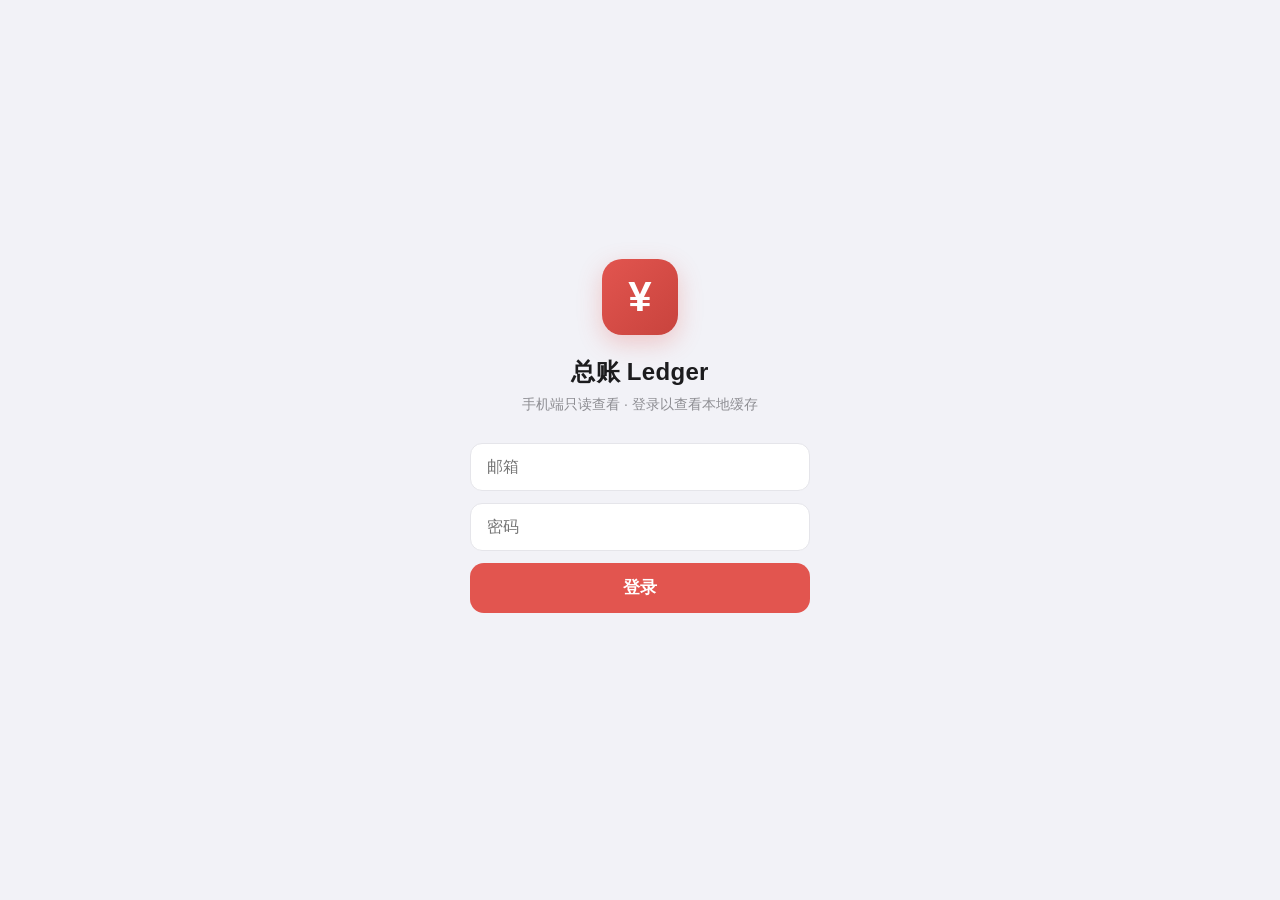
<file: index.html>
<!DOCTYPE html>
<html lang="zh-CN">
<head>
  <meta charset="UTF-8" />
  <meta name="viewport" content="width=device-width, initial-scale=1.0, maximum-scale=1.0, user-scalable=no, viewport-fit=cover" />
  <title>总账 Ledger</title>

  <!-- PWA / iOS 添加到主屏幕 -->
  <link rel="manifest" href="manifest.json" />
  <meta name="theme-color" content="#E2554F" />
  <meta name="apple-mobile-web-app-capable" content="yes" />
  <meta name="mobile-web-app-capable" content="yes" />
  <meta name="apple-mobile-web-app-status-bar-style" content="black-translucent" />
  <meta name="apple-mobile-web-app-title" content="总账" />
  <link rel="apple-touch-icon" href="icons/icon-180.png" />
  <link rel="icon" href="icons/icon-192.png" />

  <link rel="stylesheet" href="style.css" />
</head>
<body class="readonly-mode">

  <!-- ============ 登录页 ============ -->
  <section id="login-view" class="login-view">
    <div class="login-card">
      <div class="login-logo">¥</div>
      <h1>总账 Ledger</h1>
      <p class="login-sub">手机端只读查看 · 登录以查看本地缓存</p>
      <form id="login-form" autocomplete="on">
        <input id="email" type="email" inputmode="email" placeholder="邮箱" autocomplete="username" required />
        <input id="password" type="password" placeholder="密码" autocomplete="current-password" required />
        <button id="login-btn" type="submit" class="btn-primary">登录</button>
      </form>
      <div id="login-msg" class="msg"></div>
    </div>
  </section>

  <!-- ============ 主应用 ============ -->
  <div id="app" class="app hidden">

    <!-- 顶部导航栏（iOS 玻璃导航 + 日期切换） -->
    <header class="topbar glass-nav">
      <!-- 同步状态胶囊（#sync-status）：绝对定位的 top-left 胶囊。
           必须是 .topbar 的直接子级 —— 若留在 .nav-meta 内，定位祖先是仅 32px 宽的
           .nav-meta，胶囊会被挤到右侧压住 #account-btn，导致账户按钮点不到。 -->
      <span id="sync-status" class="sync-status" role="button" tabindex="0" title="点击刷新（只读）">只读</span>
      <!-- 日期模式（今日页） -->
      <div class="nav-datemode" id="nav-datemode">
        <button id="nav-prev" class="nav-arrow" aria-label="前一天">‹</button>
        <button id="nav-date" class="nav-date" aria-label="选择日期">
          <span id="nav-date-main" class="nav-date-main">今天</span>
          <span id="nav-date-sub" class="nav-date-sub">7月28日 周二</span>
        </button>
        <button id="nav-next" class="nav-arrow" aria-label="后一天">›</button>
      </div>
      <!-- 标题模式（历史 / 工资页） -->
      <div class="nav-titlemode hidden" id="nav-titlemode">
        <span id="topbar-title" class="topbar-title"></span>
      </div>
      <div class="nav-meta">
        <button id="account-btn" class="account-btn" aria-label="账户菜单" title="账户菜单">
          <svg viewBox="0 0 24 24" fill="none" stroke="currentColor" stroke-width="2" stroke-linecap="round" stroke-linejoin="round">
            <path d="M20 21v-2a4 4 0 0 0-4-4H8a4 4 0 0 0-4 4v2"></path>
            <circle cx="12" cy="7" r="4"></circle>
          </svg>
        </button>
        <div id="account-menu" class="account-menu hidden">
          <button class="account-menu-item logout" data-action="logout">
            <span>退出登录</span>
            <svg viewBox="0 0 24 24" fill="none" stroke="currentColor" stroke-width="2" stroke-linecap="round" stroke-linejoin="round">
              <path d="M9 21H5a2 2 0 0 1-2-2V5a2 2 0 0 1 2-2h4"></path>
              <polyline points="16 17 21 12 16 7"></polyline>
              <line x1="21" y1="12" x2="9" y2="12"></line>
            </svg>
          </button>
          <button class="account-menu-item" data-action="account">
            <span>账号管理</span>
            <svg viewBox="0 0 24 24" fill="none" stroke="currentColor" stroke-width="2" stroke-linecap="round" stroke-linejoin="round">
              <path d="M20 21v-2a4 4 0 0 0-4-4H8a4 4 0 0 0-4 4v2"></path>
              <circle cx="12" cy="7" r="4"></circle>
            </svg>
          </button>
          <button class="account-menu-item" data-action="settings">
            <span>设置</span>
            <svg viewBox="0 0 24 24" fill="none" stroke="currentColor" stroke-width="2" stroke-linecap="round" stroke-linejoin="round">
              <circle cx="12" cy="12" r="3"></circle>
              <path d="M19.4 15a1.65 1.65 0 0 0 .33 1.82l.06.06a2 2 0 0 1 0 2.83 2 2 0 0 1-2.83 0l-.06-.06a1.65 1.65 0 0 0-1.82-.33 1.65 1.65 0 0 0-1 1.51V21a2 2 0 0 1-2 2 2 2 0 0 1-2-2v-.09A1.65 1.65 0 0 0 9 19.4a1.65 1.65 0 0 0-1.82.33l-.06.06a2 2 0 0 1-2.83 0 2 2 0 0 1 0-2.83l.06-.06a1.65 1.65 0 0 0 .33-1.82 1.65 1.65 0 0 0-1.51-1H3a2 2 0 0 1-2-2 2 2 0 0 1 2-2h.09A1.65 1.65 0 0 0 4.6 9a1.65 1.65 0 0 0-.33-1.82l-.06-.06a2 2 0 0 1 0-2.83 2 2 0 0 1 2.83 0l.06.06a1.65 1.65 0 0 0 1.82.33H9a1.65 1.65 0 0 0 1-1.51V3a2 2 0 0 1 2-2 2 2 0 0 1 2 2v.09a1.65 1.65 0 0 0 1 1.51 1.65 1.65 0 0 0 1.82-.33l.06-.06a2 2 0 0 1 2.83 0 2 2 0 0 1 0 2.83l-.06.06a1.65 1.65 0 0 0-.33 1.82V9a1.65 1.65 0 0 0 1.51 1H21a2 2 0 0 1 2 2 2 2 0 0 1-2 2h-.09a1.65 1.65 0 0 0-1.51 1z"></path>
            </svg>
          </button>
        </div>
      </div>
    </header>

    <!-- 月历弹层（点击日期展开，底部上滑 Sheet；Apple Calendar 风） -->
    <div id="calendar-sheet" class="calendar-sheet hidden">
      <div class="calendar-backdrop" id="cal-backdrop"></div>
      <div class="calendar-panel glass" id="cal-panel">
        <div class="calendar-head">
          <button id="cal-prev" class="cal-nav" aria-label="上一月">‹</button>
          <span id="cal-title" class="cal-title">2026年7月</span>
          <button id="cal-next" class="cal-nav" aria-label="下一月">›</button>
        </div>
        <div class="calendar-weekdays">
          <span>一</span><span>二</span><span>三</span><span>四</span><span>五</span><span>六</span><span>日</span>
        </div>
        <div id="cal-grid" class="calendar-grid"></div>
        <div class="calendar-foot">
          <button id="cal-today" class="cal-today-btn">今天</button>
          <button id="cal-done" class="cal-done-btn">完成</button>
        </div>
      </div>
    </div>

    <!-- 全局提示 banner（如缺少 material_qty 列） -->
    <div id="global-banner" class="banner hidden"></div>

    <main class="content">

      <!-- ---------- 今日（V3.0 · Health/Wallet 融合） ---------- -->
      <section id="today-view" class="view active">

        <!-- 状态源日期输入（隐藏，由顶部导航驱动，不可删除） -->
        <input id="t-date" type="date" class="hero-date" />

        <!-- Wallet / Health 净收入卡（复用 s-* id + 新增 s-net-money / s-refund-money） -->
        <div class="card net-card">
          <div class="net-label">今日收入</div>
          <div class="net-amount"><b id="s-net-money">0</b></div>
          <div class="net-pills">
            <span class="pill out">出单 <b id="s-out">¥0</b></span>
            <span class="pill pub">发布 <b id="s-pub">¥0</b></span>
            <span class="pill ref">退款 <b id="s-refund-money">¥0</b></span>
            <span class="pill ass" id="row-s-assist">助播 <b id="s-assist">¥0</b></span>
          </div>
          <div class="net-sub">今日 <b id="s-net">0</b> 笔</div>
        </div>

        <!-- 最终工资规则：每日录入严格 11 项（2026-11-04 确认口径）。
             顺序与 macOS FinalWageField.allCases 完全一致；抖音不记录退款；
             第 11 项日工资总额为只读计算列。 -->
        <div class="section-title">数据录入 · 11 项</div>
        <div class="card fw-entry-card">
          <div class="fw-entry-head">
            <span>序号</span><span>字段</span><span>数量 / 金额</span><span>单价</span>
          </div>
          <div id="fw-entry-rows"></div>
          <div class="fw-entry-foot">
            <span>11. 日工资总额（元）</span>
            <b id="fw-daily-total">¥0</b>
          </div>
          <div id="fw-entry-hint" class="hint"></div>
        </div>

        <!-- 兼容层：app.js 既有保存/同步链路仍读这些 id（字段级 LWW / 草稿 / 离线队列）。
             11 项主表输入会同步写回这里，旧逻辑零改动、零回归；对用户界面隐藏。 -->
        <div id="fw-compat" class="hidden" aria-hidden="true">
          <input id="t-xhs" type="number" value="0" />
          <input id="t-dy" type="number" value="0" />
          <input id="t-refund" type="number" value="0" />
          <input id="t-assist" type="number" value="0" />
          <input id="t-note" type="number" value="0" />
          <input id="t-material" type="number" value="0" />
          <input id="t-video" type="number" value="0" />
          <div id="row-t-assist"></div>
        </div>

        <button id="t-save" class="ro-write btn-primary">保存记录</button>
        <div id="t-status" class="hint"></div>

      </section>

      <!-- ---------- 历史（U4：只读查看每日经营数据 + 助播收入 + 日期查询）---------- -->
      <section id="history-view" class="view">
        <div class="ro-query-bar">
          <label for="h-query-date">日期查询（只读）</label>
          <input id="h-query-date" type="date" />
          <button id="h-query-btn" class="btn-ghost">查询</button>
          <div id="h-query-result" class="hint"></div>
        </div>
        <div class="fw-banner" id="fw-history-banner"></div>
        <div class="hw-list" id="fw-history-table"></div>
        <div id="history-list" class="history-list hidden"></div>
        <div id="history-empty" class="empty hidden">暂无记录</div>
        <div class="section-title">月度统计 · 按账号与计件类型</div>
        <div class="card"><div id="fw-monthly-table" class="pw-table"></div></div>
      </section>

      <!-- ---------- 收入记录（P1-1，独立命名空间） ---------- -->
      <section id="income-view" class="view">
        <div class="section-title">收入记录</div>
        <div id="income-list" class="history-list"></div>
        <div id="income-empty" class="empty hidden">还没有收入记录</div>
        <button id="income-add" class="ro-write btn-primary">添加收入</button>
      </section>

      <!-- ---------- 工资 ---------- -->
      <section id="salary-view" class="view">
        <div class="card">
          <div class="grid2">
            <div class="field"><label>开始日期</label><input id="sal-start" type="date" /></div>
            <div class="field"><label>结束日期</label><input id="sal-end" type="date" /></div>
          </div>
          <div class="quick-range">
            <button data-range="thisMonth" class="chip">本月</button>
            <button data-range="lastMonth" class="chip">上月</button>
            <button data-range="cycle" class="chip">16→15 周期</button>
          </div>
          <button id="sal-calc" class="btn-primary">计算工资</button>
        </div>
        <div id="salary-result" class="card salary-card hidden"></div>
        <div id="salary-empty" class="empty">选择日期后计算工资</div>
      </section>

      <!-- ---------- 账号计件（旧账兼容视图，非最终口径） ----------
           最终 11 项已整合进「今日」录入与「历史」主表，本页仅保留旧五项计件的
           兼容查看/编辑入口，避免既有数据丢失；金额以「历史」主表与月度统计为准。
           数据层：account_piecework_daily / account_price_history（独立新表，不碰 daily_records）。 -->
      <section id="piecework-view" class="view">
        <div class="fw-banner">
          本页为<b>旧账兼容视图</b>。最终工资规则（11 项 / 六项内容计件）已整合进「今日」录入与「历史」主表，
          日工资总额与月度统计请以那两处为准；此处仅供查看与补录既有五项计件原始数据。
        </div>
        <div class="pw-head">
          <div class="seg" id="pw-seg">
            <div class="seg-item active" data-mode="entry">录入</div>
            <div class="seg-item" data-mode="stats">统计</div>
          </div>
          <button id="pw-settings-btn" class="ro-write pw-gear" aria-label="计价设置">
            <svg viewBox="0 0 24 24" fill="none" stroke="currentColor" stroke-width="2" stroke-linecap="round" stroke-linejoin="round"><circle cx="12" cy="12" r="3"/><path d="M19.4 15a1.65 1.65 0 0 0 .33 1.82l.06.06a2 2 0 0 1-2.83 2.83l-.06-.06a1.65 1.65 0 0 0-1.82-.33 1.65 1.65 0 0 0-1 1.51V21a2 2 0 0 1-4 0v-.09A1.65 1.65 0 0 0 9 19.4a1.65 1.65 0 0 0-1.82.33l-.06.06a2 2 0 0 1-2.83 0 2 2 0 0 1 0-2.83l.06-.06a1.65 1.65 0 0 0 .33-1.82 1.65 1.65 0 0 0-1.51-1H3a2 2 0 0 1-2-2 2 2 0 0 1 2-2h.09A1.65 1.65 0 0 0 4.6 9a1.65 1.65 0 0 0-.33-1.82l-.06-.06a2 2 0 0 1 0-2.83 2 2 0 0 1 2.83 0l.06.06a1.65 1.65 0 0 0 1.82.33H9a1.65 1.65 0 0 0 1-1.51V3a2 2 0 0 1 4 0v.09a1.65 1.65 0 0 0 1 1.51 1.65 1.65 0 0 0 1.82-.33l.06-.06a2 2 0 0 1 2.83 0 2 2 0 0 1 0 2.83l-.06.06a1.65 1.65 0 0 0-.33 1.82V9a1.65 1.65 0 0 0 1.51 1H21a2 2 0 0 1 2 2 2 2 0 0 1-2 2h-.09a1.65 1.65 0 0 0-1.51 1z"/></svg>
          </button>
          <span id="pw-sync-status" class="sync-status readonly-ok" title="只读查看端状态">只读 · 无待上传</span>
        </div>

        <!-- 录入子视图 -->
        <div id="pw-entry" class="pw-sub">
          <div class="card pw-date-card">
            <label class="pw-date-label">业务日期</label>
            <input id="pw-date" type="date" />
          </div>
          <div id="pw-eff-banner" class="banner warn hidden"></div>
          <div id="pw-accounts"></div>
          <div class="card pw-totals" id="pw-totals"></div>
          <button id="pw-save" class="ro-write btn-primary">保存当日五项计件（旧账兼容）</button>
          <div id="pw-status" class="hint"></div>
        </div>

        <!-- 统计子视图 -->
        <div id="pw-stats" class="pw-sub hidden">
          <div class="seg" id="pw-stat-seg">
            <div class="seg-item active" data-smode="daily">每日</div>
            <div class="seg-item" data-smode="monthly">月度</div>
          </div>
          <div id="pw-stat-daily" class="pw-stat-body">
            <div class="card pw-date-card">
              <label class="pw-date-label">业务日期</label>
              <input id="pw-stat-date" type="date" />
            </div>
            <div id="pw-daily-table" class="pw-table"></div>
          </div>
          <div id="pw-stat-monthly" class="pw-stat-body hidden">
            <div class="pw-month-nav">
              <button id="pw-month-prev" class="cal-nav" aria-label="上一月">‹</button>
              <span id="pw-month-label" class="cal-title"></span>
              <button id="pw-month-next" class="cal-nav" aria-label="下一月">›</button>
            </div>
            <div id="pw-monthly-table" class="pw-table"></div>
          </div>
        </div>
      </section>

      <!-- ---------- 设置（由右上角账户菜单 →「设置」进入） ----------
           S2c 第二阶段：7 项价格参数可编辑（单价组 ±1 / 工资组 ±100）+ 二次确认。
           复用既有 .view / .card / .section-title / .btn-primary / .modal 体系，不引入新架构。
           铁律：输入框只是【暂存区】—— 确认前不触碰 CONFIG / pending / Supabase；
                唯一写入口是 window.savePriceConfigPatch（见 app.js）。
           data-field 取值必须与 app.js 的 PRICE_UI_ROWS / CONFIG 字段名（camelCase）一致；
           data-step 只表示方向（-1 / +1），步进幅度由 PRICE_UI_ROWS[field].step 决定。 -->
      <section id="settings-view" class="view">
        <button id="settings-back" class="settings-back" aria-label="返回上一页">
          <svg viewBox="0 0 24 24" fill="none" stroke="currentColor" stroke-width="2.2" stroke-linecap="round" stroke-linejoin="round" aria-hidden="true"><polyline points="15 18 9 12 15 6"></polyline></svg>
          <span>返回</span>
        </button>
        <div class="section-title">设置</div>
        <div class="section-title">单价与工资参数</div>
        <div class="card ps-card ro-write" id="ps-card">
          <!-- 单价组（步进 ±1） -->
          <div class="ps-row" data-field="price">
            <span class="ps-label">出单单价<em class="ps-unit">元/单</em></span>
            <button type="button" class="ps-step" data-step="-1" aria-label="减少出单单价">−</button>
            <input class="ps-input" id="ps-price" type="number" inputmode="numeric" min="1" step="1" aria-label="出单单价" />
            <button type="button" class="ps-step" data-step="1" aria-label="增加出单单价">+</button>
          </div>
          <div class="ps-row" data-field="notePrice">
            <span class="ps-label">图文单价<em class="ps-unit">元/条</em></span>
            <button type="button" class="ps-step" data-step="-1" aria-label="减少图文单价">−</button>
            <input class="ps-input" id="ps-notePrice" type="number" inputmode="numeric" min="1" step="1" aria-label="图文单价" />
            <button type="button" class="ps-step" data-step="1" aria-label="增加图文单价">+</button>
          </div>
          <div class="ps-row" data-field="materialPrice">
            <span class="ps-label">素材单价<em class="ps-unit">元/条</em></span>
            <button type="button" class="ps-step" data-step="-1" aria-label="减少素材单价">−</button>
            <input class="ps-input" id="ps-materialPrice" type="number" inputmode="numeric" min="1" step="1" aria-label="素材单价" />
            <button type="button" class="ps-step" data-step="1" aria-label="增加素材单价">+</button>
          </div>
          <div class="ps-row" data-field="videoPrice">
            <span class="ps-label">视频单价<em class="ps-unit">元/条</em></span>
            <button type="button" class="ps-step" data-step="-1" aria-label="减少视频单价">−</button>
            <input class="ps-input" id="ps-videoPrice" type="number" inputmode="numeric" min="1" step="1" aria-label="视频单价" />
            <button type="button" class="ps-step" data-step="1" aria-label="增加视频单价">+</button>
          </div>
          <div class="ps-div"></div>
          <!-- 工资组（步进 ±100） -->
          <div class="ps-row" data-field="salaryThreshold">
            <span class="ps-label">底薪达标线<em class="ps-unit">元</em></span>
            <button type="button" class="ps-step" data-step="-1" aria-label="减少底薪达标线">−</button>
            <input class="ps-input" id="ps-salaryThreshold" type="number" inputmode="numeric" min="1" step="1" aria-label="底薪达标线" />
            <button type="button" class="ps-step" data-step="1" aria-label="增加底薪达标线">+</button>
          </div>
          <div class="ps-row" data-field="salaryHigh">
            <span class="ps-label">达标底薪<em class="ps-unit">元</em></span>
            <button type="button" class="ps-step" data-step="-1" aria-label="减少达标底薪">−</button>
            <input class="ps-input" id="ps-salaryHigh" type="number" inputmode="numeric" min="1" step="1" aria-label="达标底薪" />
            <button type="button" class="ps-step" data-step="1" aria-label="增加达标底薪">+</button>
          </div>
          <div class="ps-row" data-field="salaryLow">
            <span class="ps-label">未达标底薪<em class="ps-unit">元</em></span>
            <button type="button" class="ps-step" data-step="-1" aria-label="减少未达标底薪">−</button>
            <input class="ps-input" id="ps-salaryLow" type="number" inputmode="numeric" min="1" step="1" aria-label="未达标底薪" />
            <button type="button" class="ps-step" data-step="1" aria-label="增加未达标底薪">+</button>
          </div>
        </div>
        <button id="settings-save" class="ro-write btn-primary">保存</button>
        <div id="settings-status" class="hint"></div>
        <div class="section-title">最终工资规则 · 六项内容计件价格</div>
        <div class="card fw-price-card">
          <div class="fw-price-head ro-write">
            <label>规则生效日 F</label>
            <input id="fw-effective-from" type="date" />
            <button id="fw-price-save" class="btn-primary ro-write">保存六价</button>
          </div>
          <div id="fw-price-rows" class="ro-write"></div>
          <div class="hint" id="fw-price-hint"></div>
          <div class="hint">留空 = 未设置（不是 0 元）；填 0 = 明确设为 0 元。
            六项各自独立、带生效日期与历史版本；F 之前的历史金额锁定不变。
            抖音不记录退款；出单：小红书 (出单−退款) × <span id="fw-xhs-price">4</span> 元，抖音沿用系统现有单价。</div>
        </div>
      </section>

      <!-- ---------- 同步状态（U4：只读）---------- -->
      <section id="status-view" class="view">
        <div class="ro-decl-banner">手机端只读查看端 · 不写入云端</div>
        <div id="status-body"></div>
      </section>

    </main>

    <!-- U4：底部导航仅 3 个只读 tab（历史记录 / 工资管理 / 同步状态）-->
    <nav class="tabbar">
      <button class="tab active" data-tab="history">
        <span class="tab-ico" aria-hidden="true"><svg viewBox="0 0 24 24"><circle cx="12" cy="12" r="9"/><path d="M12 7v5l3 2"/></svg></span><span>历史记录</span>
      </button>
      <button class="tab" data-tab="salary">
        <span class="tab-ico" aria-hidden="true"><svg viewBox="0 0 24 24"><path d="M3 7a2 2 0 0 1 2-2h13a1 1 0 0 1 1 1v2"/><path d="M3 7v10a2 2 0 0 0 2 2h15a1 1 0 0 0 1-1v-9a1 1 0 0 0-1-1H5a2 2 0 0 1-2-2Z"/><path d="M16 12h.01"/></svg></span><span>工资管理</span>
      </button>
      <button class="tab" data-tab="status">
        <span class="tab-ico" aria-hidden="true"><svg viewBox="0 0 24 24"><path d="M22 11.08V12a10 10 0 1 1-5.93-9.14"/><polyline points="22 4 12 14.01 9 11.01"/></svg></span><span>同步状态</span>
      </button>
    </nav>
  </div>

  <!-- 编辑弹层（历史记录编辑复用） -->
  <div id="edit-sheet" class="sheet hidden">
    <div class="sheet-backdrop"></div>
    <div class="sheet-panel">
      <div class="sheet-title">编辑记录</div>
      <div class="card-row">
        <label>日期</label>
        <input id="e-date" type="date" disabled />
      </div>
      <div class="fw-edit-rows" id="fw-edit-rows"></div>
      <div id="fw-edit-compat" class="hidden" aria-hidden="true">
        <input id="e-xhs" type="number" value="0" />
        <input id="e-dy" type="number" value="0" />
        <input id="e-refund" type="number" value="0" />
        <input id="e-assist" type="number" value="0" />
        <input id="e-note" type="number" value="0" />
        <input id="e-material" type="number" value="0" />
        <input id="e-video" type="number" value="0" />
        <div id="row-e-assist"></div>
      </div>
      <div class="sheet-actions">
        <button id="e-delete" class="ro-write btn-danger">删除</button>
        <button id="e-cancel" class="btn-ghost">取消</button>
        <button id="e-save" class="ro-write btn-primary">保存</button>
      </div>
      <div id="e-status" class="hint"></div>
    </div>
  </div>

  <!-- 收入记录编辑弹层（P1-1：独立命名空间，不复用历史 edit-sheet，不触碰任何同步逻辑） -->
  <div id="income-sheet" class="sheet hidden">
    <div class="sheet-backdrop" id="income-backdrop"></div>
    <div class="sheet-panel">
      <div class="sheet-title" id="income-sheet-title">添加收入</div>
      <div class="field">
        <label>类型</label>
        <div class="seg" id="income-type">
          <button type="button" class="seg-item active" data-type="assist">助播</button>
          <button type="button" class="seg-item" data-type="other">其他</button>
        </div>
      </div>
      <div class="grid2">
        <div class="field"><label>日期</label><input id="income-date" type="date" /></div>
        <div class="field"><label>金额（元）</label><input id="income-amount" type="number" inputmode="numeric" min="0" placeholder="0" /></div>
      </div>
      <div class="field"><label>备注</label><input id="income-note" type="text" placeholder="可选" /></div>
      <div class="field toggle-row">
        <label for="income-counts">计入工资</label>
        <input id="income-counts" type="checkbox" checked />
      </div>
      <div id="income-status" class="hint"></div>
      <div class="sheet-actions">
        <button id="income-delete" class="ro-write btn-danger hidden">删除</button>
        <button id="income-cancel" class="btn-ghost">取消</button>
        <button id="income-save" class="ro-write btn-primary">保存</button>
      </div>
    </div>
  </div>

  <!-- 账号计价设置弹层（计件模块：6 单价 + 生效日期 + 历史调价） -->
  <div id="pw-price-sheet" class="sheet hidden">
    <div class="sheet-backdrop" id="pw-price-backdrop"></div>
    <div class="sheet-panel glass">
      <div class="sheet-title">账号计价设置</div>
      <div class="sheet-scroll" id="pw-price-body"></div>
      <div class="sheet-actions">
        <button id="pw-price-cancel" class="btn-ghost">取消</button>
        <button id="pw-price-save" class="ro-write btn-primary">保存</button>
      </div>
    </div>
  </div>

  <!-- 显式恢复确认弹层（V2.3-E：保存已删除日期时提示用户是否恢复） -->
  <div id="revive-modal" class="modal hidden">
    <div class="modal-backdrop"></div>
    <div class="modal-card">
      <div class="modal-title">恢复已删除的记录</div>
      <div class="modal-body">
        日期 <b id="revive-date"></b> 此前已被删除。是否恢复并保存新数据？
      </div>
      <div class="modal-actions">
        <button id="revive-cancel" class="btn-ghost">取消</button>
        <button id="revive-confirm" class="ro-write btn-primary">恢复并保存</button>
      </div>
    </div>
  </div>

  <!-- 价格设置二次确认弹层（S2c 第二阶段：确认保存前逐项列出「修改前 → 修改后」）
       复用既有 .modal / .modal-card / .modal-actions 体系（与 #revive-modal 同款），零新增视觉体系。
       取消 → 完全回滚（不产生任何 pending、不写云端）；确认 → 唯一入口 window.savePriceConfigPatch。 -->
  <div id="price-confirm-modal" class="modal hidden">
    <div class="modal-backdrop" id="price-confirm-backdrop"></div>
    <div class="modal-card">
      <div class="modal-title">确认修改价格设置？</div>
      <div class="modal-body" id="price-confirm-body"></div>
      <div class="modal-actions">
        <button id="price-confirm-cancel" class="btn-ghost">取消</button>
        <button id="price-confirm-ok" class="ro-write btn-primary">确认保存</button>
      </div>
    </div>
  </div>

  <!-- U4：环境配置 + 只读保护必须在 app.js 之前加载 -->
  <script src="./config.js"></script>
  <script src="./readonly_guard.js"></script>
  <!-- Supabase JS SDK (UMD, 本地副本，支持离线首启) -->
  <script src="./vendor/supabase.js"></script>
  <!-- 离线本地数据层（原生 IndexedDB 封装，必须先于 app.js 加载） -->
  <script src="./localdb.js"></script>
  <!-- 账号计件离线同步核心（独立于 daily_records 旧同步核心，先于 app.js 加载） -->
  <script src="./piecework_sync.js"></script>
  <script src="./final_wage.js"></script>
  <script src="app.js"></script>
  <script src="./final_wage_ui.js"></script>
</body>
</html>
</file>
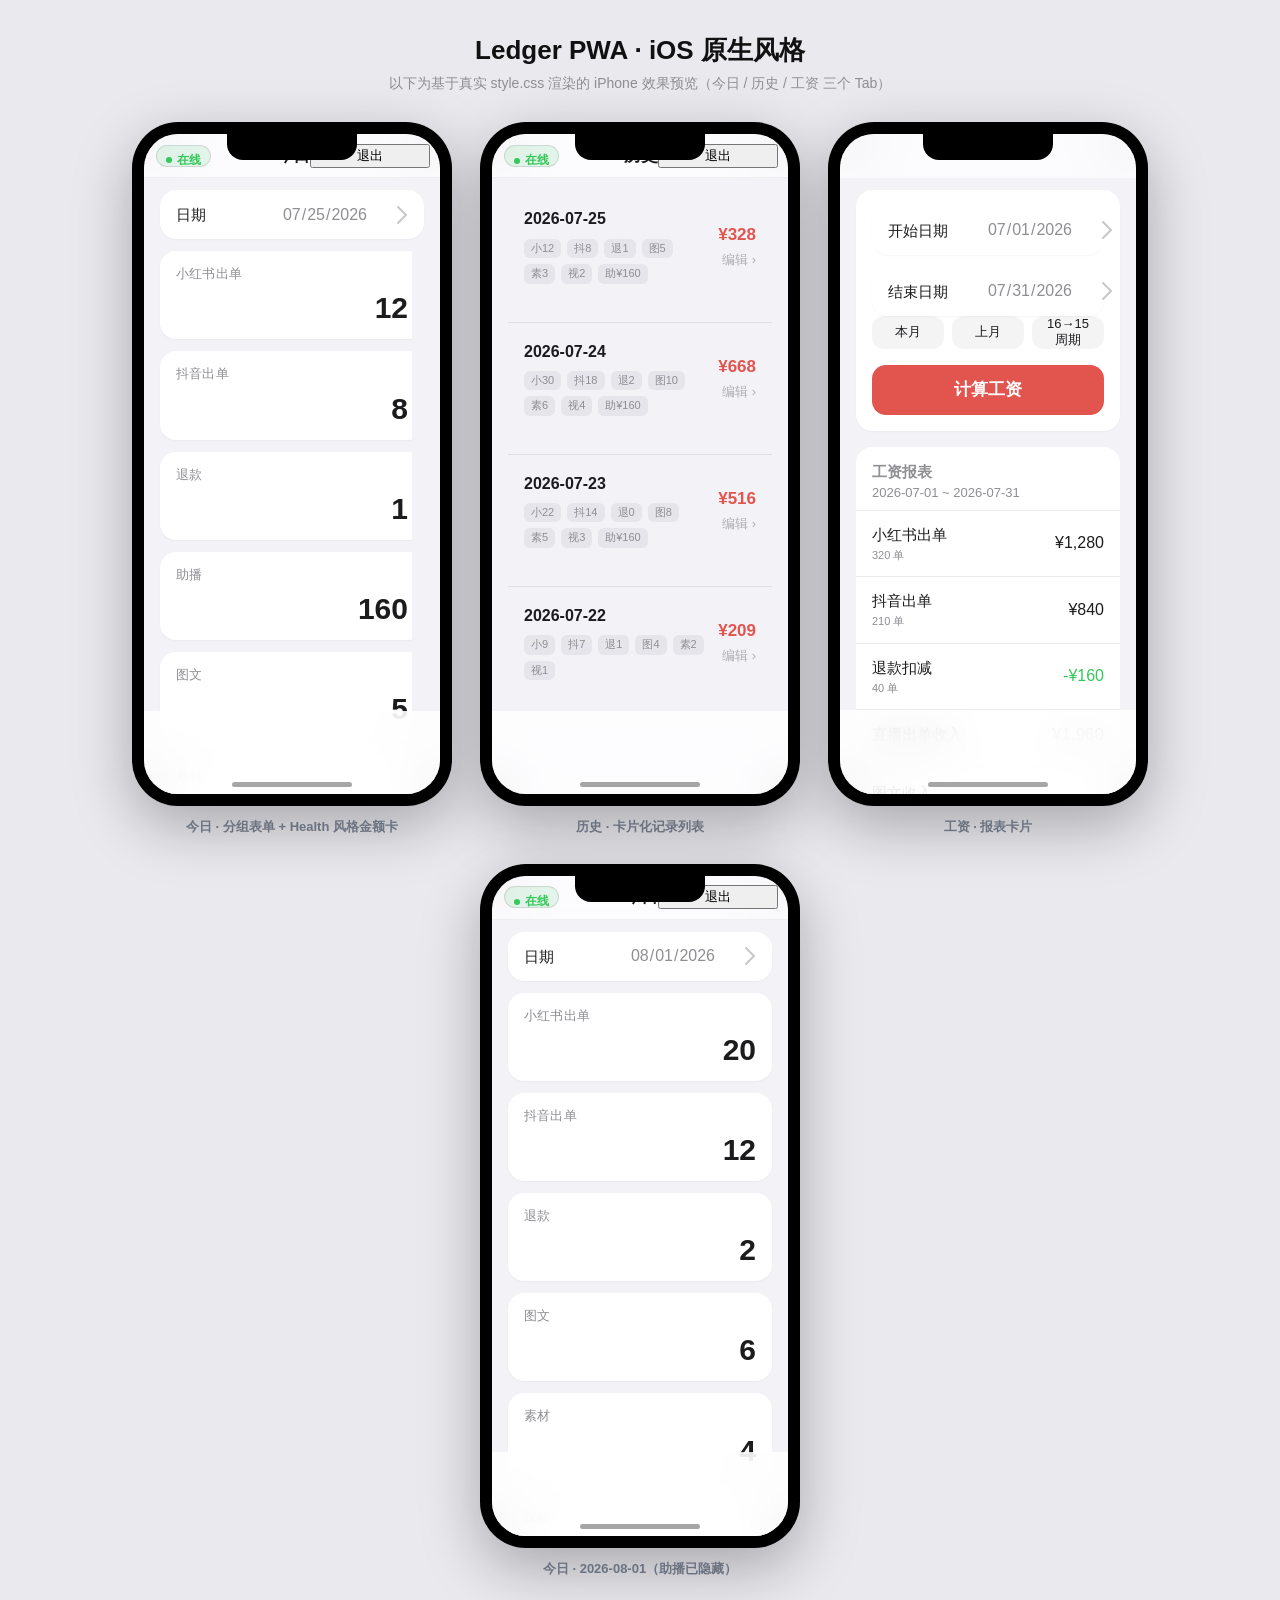
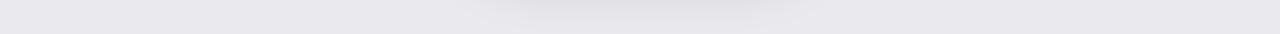
<file: preview.html>
<!DOCTYPE html>
<html lang="zh-CN">
<head>
  <meta charset="UTF-8" />
  <meta name="viewport" content="width=device-width, initial-scale=1.0" />
  <title>Ledger PWA · iOS 原生风格预览</title>
  <link rel="stylesheet" href="style.css" />
  <style>
    /* 仅用于预览外壳，不影响 PWA 本身 */
    body { background: #e9e9ee; padding: 32px 16px 56px; }
    .preview-head { max-width: 1040px; margin: 0 auto 28px; text-align: center; }
    .preview-head h1 { font-family: -apple-system, "SF Pro Display", "PingFang SC", sans-serif; font-size: 26px; font-weight: 700; color: #111; margin: 0 0 6px; }
    .preview-head p { font-family: -apple-system, "PingFang SC", sans-serif; color: #8E8E93; font-size: 14px; margin: 0; }
    .phones { max-width: 1040px; margin: 0 auto; display: flex; gap: 28px; justify-content: center; flex-wrap: wrap; }

    .phone {
      width: 320px; flex: 0 0 auto;
      background: #000; border-radius: 46px; padding: 12px;
      box-shadow: 0 20px 60px rgba(0,0,0,.28);
    }
    .screen {
      position: relative;            /* 建立包含块，约束内部 fixed 元素 */
      transform: translateZ(0);
      width: 100%; height: 660px;
      background: #F2F2F7; border-radius: 34px; overflow: hidden;
    }
    .notch {
      position: absolute; top: 0; left: 50%; transform: translateX(-50%);
      width: 130px; height: 26px; background: #000; border-radius: 0 0 16px 16px; z-index: 60;
    }
    .home-ind {
      position: absolute; bottom: 7px; left: 50%; transform: translateX(-50%);
      width: 120px; height: 5px; background: rgba(0,0,0,.35); border-radius: 3px; z-index: 60;
    }
    .caption {
      text-align: center; font-family: -apple-system, "PingFang SC", sans-serif;
      font-size: 13px; color: #6b7280; margin-top: 12px; font-weight: 600;
    }
  </style>
</head>
<body>
  <div class="preview-head">
    <h1>Ledger PWA · iOS 原生风格</h1>
    <p>以下为基于真实 style.css 渲染的 iPhone 效果预览（今日 / 历史 / 工资 三个 Tab）</p>
  </div>

  <div class="phones">

    <!-- ============ 今日 ============ -->
    <div>
      <div class="phone">
        <div class="screen">
          <div class="notch"></div>
          <div class="app">
            <header class="topbar">
              <span class="sync-status online">在线</span>
              <div class="topbar-title">今日</div>
              <button class="topbar-logout">退出</button>
            </header>
            <main class="content">
              <section class="view active today-view">
                <div class="card-row"><label>日期</label><input type="date" value="2026-07-25" readonly /></div>
                <div class="grid2">
                  <div class="field"><label>小红书出单</label><input type="number" value="12" readonly /></div>
                  <div class="field"><label>抖音出单</label><input type="number" value="8" readonly /></div>
                  <div class="field"><label>退款</label><input type="number" value="1" readonly /></div>
                  <div class="field"><label>助播</label><input type="number" value="160" readonly /></div>
                  <div class="field"><label>图文</label><input type="number" value="5" readonly /></div>
                  <div class="field"><label>素材</label><input type="number" value="3" readonly /></div>
                  <div class="field"><label>视频</label><input type="number" value="2" readonly /></div>
                </div>
                <button class="btn-primary">保存记录</button>
                <div class="card summary-card">
                  <div class="summary-title">当日金额</div>
                  <div class="summary-line"><span>出单净额</span><b>19</b></div>
                  <div class="summary-line"><span>出单金额</span><b>¥76</b></div>
                  <div class="summary-line"><span>发布额(图文+素材+视频)</span><b>¥92</b></div>
                  <div class="summary-line"><span>助播</span><b>¥160</b></div>
                </div>
              </section>
            </main>
            <nav class="tabbar">
              <button class="tab active" data-tab="today"><span class="tab-ico"><svg viewBox="0 0 24 24"><path d="M12 20h9"/><path d="M16.5 3.5a2.12 2.12 0 0 1 3 3L7 19l-4 1 1-4Z"/></svg></span><span>今日</span></button>
              <button class="tab" data-tab="history"><span class="tab-ico"><svg viewBox="0 0 24 24"><circle cx="12" cy="12" r="9"/><path d="M12 7v5l3 2"/></svg></span><span>历史</span></button>
              <button class="tab" data-tab="salary"><span class="tab-ico"><svg viewBox="0 0 24 24"><path d="M3 7a2 2 0 0 1 2-2h13a1 1 0 0 1 1 1v2"/><path d="M3 7v10a2 2 0 0 0 2 2h15a1 1 0 0 0 1-1v-9a1 1 0 0 0-1-1H5a2 2 0 0 1-2-2Z"/><path d="M16 12h.01"/></svg></span><span>工资</span></button>
            </nav>
          </div>
          <div class="home-ind"></div>
        </div>
      </div>
      <div class="caption">今日 · 分组表单 + Health 风格金额卡</div>
    </div>

    <!-- ============ 历史 ============ -->
    <div>
      <div class="phone">
        <div class="screen">
          <div class="notch"></div>
          <div class="app">
            <header class="topbar">
              <span class="sync-status online">在线</span>
              <div class="topbar-title">历史</div>
              <button class="topbar-logout">退出</button>
            </header>
            <main class="content">
              <section class="view active history-view">
                <div class="history-list">
                  <div class="hrow">
                    <div class="hrow-main">
                      <div class="hrow-date">2026-07-25</div>
                      <div class="hrow-tags"><span>小12</span><span>抖8</span><span class="neg">退1</span><span>图5</span><span>素3</span><span>视2</span><span class="assist">助¥160</span></div>
                    </div>
                    <div class="hrow-right"><div class="hrow-total">¥328</div><div class="hrow-edit">编辑 ›</div></div>
                  </div>
                  <div class="hrow">
                    <div class="hrow-main">
                      <div class="hrow-date">2026-07-24</div>
                      <div class="hrow-tags"><span>小30</span><span>抖18</span><span class="neg">退2</span><span>图10</span><span>素6</span><span>视4</span><span class="assist">助¥160</span></div>
                    </div>
                    <div class="hrow-right"><div class="hrow-total">¥668</div><div class="hrow-edit">编辑 ›</div></div>
                  </div>
                  <div class="hrow">
                    <div class="hrow-main">
                      <div class="hrow-date">2026-07-23</div>
                      <div class="hrow-tags"><span>小22</span><span>抖14</span><span class="neg">退0</span><span>图8</span><span>素5</span><span>视3</span><span class="assist">助¥160</span></div>
                    </div>
                    <div class="hrow-right"><div class="hrow-total">¥516</div><div class="hrow-edit">编辑 ›</div></div>
                  </div>
                  <div class="hrow">
                    <div class="hrow-main">
                      <div class="hrow-date">2026-07-22</div>
                      <div class="hrow-tags"><span>小9</span><span>抖7</span><span class="neg">退1</span><span>图4</span><span>素2</span><span>视1</span></div>
                    </div>
                    <div class="hrow-right"><div class="hrow-total">¥209</div><div class="hrow-edit">编辑 ›</div></div>
                  </div>
                </div>
              </section>
            </main>
            <nav class="tabbar">
              <button class="tab" data-tab="today"><span class="tab-ico"><svg viewBox="0 0 24 24"><path d="M12 20h9"/><path d="M16.5 3.5a2.12 2.12 0 0 1 3 3L7 19l-4 1 1-4Z"/></svg></span><span>今日</span></button>
              <button class="tab active" data-tab="history"><span class="tab-ico"><svg viewBox="0 0 24 24"><circle cx="12" cy="12" r="9"/><path d="M12 7v5l3 2"/></svg></span><span>历史</span></button>
              <button class="tab" data-tab="salary"><span class="tab-ico"><svg viewBox="0 0 24 24"><path d="M3 7a2 2 0 0 1 2-2h13a1 1 0 0 1 1 1v2"/><path d="M3 7v10a2 2 0 0 0 2 2h15a1 1 0 0 0 1-1v-9a1 1 0 0 0-1-1H5a2 2 0 0 1-2-2Z"/><path d="M16 12h.01"/></svg></span><span>工资</span></button>
            </nav>
          </div>
          <div class="home-ind"></div>
        </div>
      </div>
      <div class="caption">历史 · 卡片化记录列表</div>
    </div>

    <!-- ============ 工资 ============ -->
    <div>
      <div class="phone">
        <div class="screen">
          <div class="notch"></div>
          <div class="app">
            <header class="topbar">
              <span class="sync-status online">在线</span>
              <div class="topbar-title">工资</div>
              <button class="topbar-logout">退出</button>
            </header>
            <main class="content">
              <section class="view active salary-view">
                <div class="card">
                  <div class="grid2">
                    <div class="card-row"><label>开始日期</label><input type="date" value="2026-07-01" readonly /></div>
                    <div class="card-row"><label>结束日期</label><input type="date" value="2026-07-31" readonly /></div>
                  </div>
                  <div class="quick-range"><button class="chip">本月</button><button class="chip">上月</button><button class="chip">16→15 周期</button></div>
                  <button class="btn-primary">计算工资</button>
                </div>
                <div class="card salary-card">
                  <div class="sal-head">工资报表 <span class="sal-range">2026-07-01 ~ 2026-07-31</span></div>
                  <div class="sal-row"><div class="sal-l">小红书出单<em>320 单</em></div><b>¥1,280</b></div>
                  <div class="sal-row"><div class="sal-l">抖音出单<em>210 单</em></div><b>¥840</b></div>
                  <div class="sal-row neg"><div class="sal-l">退款扣减<em>40 单</em></div><b>-¥160</b></div>
                  <div class="sal-row strong"><div class="sal-l">直播出单收入</div><b>¥1,960</b></div>
                  <div class="sal-div"></div>
                  <div class="sal-row"><div class="sal-l">图文收入<em>120 条</em></div><b>¥480</b></div>
                  <div class="sal-row"><div class="sal-l">素材收入<em>70 条</em></div><b>¥280</b></div>
                  <div class="sal-row"><div class="sal-l">视频收入<em>36 条</em></div><b>¥1,080</b></div>
                  <div class="sal-row strong"><div class="sal-l">账号笔记视频收入</div><b>¥1,840</b></div>
                  <div class="sal-div"></div>
                  <div class="sal-row"><div class="sal-l">底薪<em>已达标</em></div><b>¥2,000</b></div>
                  <div class="sal-total"><span>应发总额</span><div class="sal-total-num">¥5,800</div></div>
                </div>
              </section>
            </main>
            <nav class="tabbar">
              <button class="tab" data-tab="today"><span class="tab-ico"><svg viewBox="0 0 24 24"><path d="M12 20h9"/><path d="M16.5 3.5a2.12 2.12 0 0 1 3 3L7 19l-4 1 1-4Z"/></svg></span><span>今日</span></button>
              <button class="tab" data-tab="history"><span class="tab-ico"><svg viewBox="0 0 24 24"><circle cx="12" cy="12" r="9"/><path d="M12 7v5l3 2"/></svg></span><span>历史</span></button>
              <button class="tab active" data-tab="salary"><span class="tab-ico"><svg viewBox="0 0 24 24"><path d="M3 7a2 2 0 0 1 2-2h13a1 1 0 0 1 1 1v2"/><path d="M3 7v10a2 2 0 0 0 2 2h15a1 1 0 0 0 1-1v-9a1 1 0 0 0-1-1H5a2 2 0 0 1-2-2Z"/><path d="M16 12h.01"/></svg></span><span>工资</span></button>
            </nav>
          </div>
          <div class="home-ind"></div>
        </div>
      </div>
      <div class="caption">工资 · 报表卡片</div>
    </div>

    <!-- ============ 今日（2026-08-01，助播隐藏） ============ -->
    <div>
      <div class="phone">
        <div class="screen">
          <div class="notch"></div>
          <div class="app">
            <header class="topbar">
              <span class="sync-status online">在线</span>
              <div class="topbar-title">今日</div>
              <button class="topbar-logout">退出</button>
            </header>
            <main class="content">
              <section class="view active today-view">
                <div class="card-row"><label>日期</label><input type="date" value="2026-08-01" readonly /></div>
                <div class="grid2">
                  <div class="field"><label>小红书出单</label><input type="number" value="20" readonly /></div>
                  <div class="field"><label>抖音出单</label><input type="number" value="12" readonly /></div>
                  <div class="field"><label>退款</label><input type="number" value="2" readonly /></div>
                  <div class="field"><label>图文</label><input type="number" value="6" readonly /></div>
                  <div class="field"><label>素材</label><input type="number" value="4" readonly /></div>
                  <div class="field"><label>视频</label><input type="number" value="3" readonly /></div>
                </div>
                <button class="btn-primary">保存记录</button>
                <div class="card summary-card">
                  <div class="summary-title">当日金额</div>
                  <div class="summary-line"><span>出单净额</span><b>30</b></div>
                  <div class="summary-line"><span>出单金额</span><b>¥120</b></div>
                  <div class="summary-line"><span>发布额(图文+素材+视频)</span><b>¥138</b></div>
                </div>
              </section>
            </main>
            <nav class="tabbar">
              <button class="tab active" data-tab="today"><span class="tab-ico"><svg viewBox="0 0 24 24"><path d="M12 20h9"/><path d="M16.5 3.5a2.12 2.12 0 0 1 3 3L7 19l-4 1 1-4Z"/></svg></span><span>今日</span></button>
              <button class="tab" data-tab="history"><span class="tab-ico"><svg viewBox="0 0 24 24"><circle cx="12" cy="12" r="9"/><path d="M12 7v5l3 2"/></svg></span><span>历史</span></button>
              <button class="tab" data-tab="salary"><span class="tab-ico"><svg viewBox="0 0 24 24"><path d="M3 7a2 2 0 0 1 2-2h13a1 1 0 0 1 1 1v2"/><path d="M3 7v10a2 2 0 0 0 2 2h15a1 1 0 0 0 1-1v-9a1 1 0 0 0-1-1H5a2 2 0 0 1-2-2Z"/><path d="M16 12h.01"/></svg></span><span>工资</span></button>
            </nav>
          </div>
          <div class="home-ind"></div>
        </div>
      </div>
      <div class="caption">今日 · 2026-08-01（助播已隐藏）</div>
    </div>

  </div>
</body>
</html>
</file>
<file: style.css>
/* ============================================================
 * 总账 Ledger — PWA 样式（V3.0 · Health/Wallet 融合风格）
 * Phase 3A：合并 V3.0 E 验收通过的视觉方案到生产 UI。
 * 保护范围：业务逻辑 / 数据 / 同步 / DOM 结构(id) 不变。
 * 本文件为纯 UI/视觉重写，保留所有既有 class 名（login / topbar /
 * sync-status / view / card / card-row / grid2 / field / hint /
 * summary / history / salary / tabbar / sheet / modal / banner）。
 * ============================================================ */
:root {
  /* 颜色 */
  --brand: #E2554F;          /* 品牌红（与 V2.6 一致，避免改动品牌身份） */
  --brand-dark: #C8433D;
  --brand-tint: #FBECEB;     /* 浅红底（危险/标签） */
  --bg: #F2F2F7;             /* iOS 分组背景 */
  --card: #FFFFFF;
  --text: #1C1C1E;           /* 主文字（V3.0 略深） */
  --text-sub: #8E8E93;       /* 次级标签（iOS gray） */
  --text-tert: #C7C7CC;      /* 三级 / 分隔线 */
  --line: #E5E5EA;           /* 发丝分隔线 */
  --fill: #E9E9EB;           /* iOS 次级填充 */
  --neg: #34C759;            /* iOS 绿（退款/负值，国内跌=绿） */
  /* 圆角 */
  --r-card: 16px;
  --r-big: 20px;
  --r-btn: 16px;
  --r-sm: 12px;
  /* 尺寸 */
  --topbar-h: 44px;          /* 导航栏内容高度（含安全区） */
  --tabbar-h: 83px;          /* V3.0：加高毛玻璃 TabBar */
  --shadow: 0 1px 2px rgba(0,0,0,.04);
  --font: -apple-system, BlinkMacSystemFont, "SF Pro Display", "SF Pro Text",
          "PingFang SC", "Helvetica Neue", Arial, sans-serif;
}

* { box-sizing: border-box; -webkit-tap-highlight-color: transparent; }
html, body {
  margin: 0; padding: 0;
  overflow-x: hidden;   /* 防止任何元素横向溢出导致右侧空白（不影响 sticky 顶栏） */
  font-family: var(--font);
  background: var(--bg); color: var(--text);
  font-size: 16px; line-height: 1.4;
  -webkit-font-smoothing: antialiased;
  text-rendering: optimizeLegibility;
}
input, button { font-family: inherit; }
.hidden { display: none !important; }

/* ---------- 登录（iOS 居中卡片风格 · 不变） ---------- */
.login-view {
  min-height: 100vh; min-height: 100dvh;
  display: flex; align-items: center; justify-content: center;
  padding: 24px; background: var(--bg);
}
.login-card {
  width: 100%; max-width: 340px;
  background: transparent; border-radius: 0;
  padding: 0; text-align: center; box-shadow: none;
}
.login-logo {
  width: 76px; height: 76px; margin: 0 auto 20px;
  background: linear-gradient(135deg, var(--brand), var(--brand-dark));
  color: #fff; border-radius: 20px;
  font-size: 42px; font-weight: 700;
  display: flex; align-items: center; justify-content: center;
  box-shadow: 0 8px 24px rgba(226,85,79,.28);
}
.login-card h1 { font-size: 24px; font-weight: 700; margin: 0 0 6px; color: var(--text); letter-spacing: .3px; }
.login-sub { color: var(--text-sub); font-size: 14px; margin: 0 0 28px; }
.login-card input {
  width: 100%; padding: 14px 16px; margin-bottom: 12px;
  border: 1px solid var(--line); border-radius: var(--r-sm);
  font-size: 16px; background: #fff; color: var(--text);
}
.login-card input:focus { outline: none; border-color: var(--brand); background: #fff; }
.msg { color: var(--brand); font-size: 13px; margin-top: 10px; min-height: 18px; }

/* ---------- 按钮（iOS 主按钮系统 · 模块4：Save Button System） ---------- */
.btn-primary {
  position: relative;
  display: inline-flex; align-items: center; justify-content: center; gap: 9px;
  width: 100%; height: 50px;
  border: none; border-radius: 14px;
  background: var(--brand); color: #fff;
  font-size: 17px; font-weight: 600; letter-spacing: .2px;
  cursor: pointer; -webkit-tap-highlight-color: transparent;
  transition: background .12s ease, transform .12s ease, opacity .12s ease;
}
/* Pressed：轻微变深 + 极克制回弹（iOS 手感，非 Material 缩放） */
.btn-primary:active,
.btn-primary.is-pressed { background: var(--brand-dark); transform: scale(.985); }
/* 键盘聚焦描边（仅键盘可达，不影响触摸） */
.btn-primary:focus-visible { outline: none; box-shadow: 0 0 0 4px rgba(226,85,79,.22); }
/* Loading：app.js 保存时设置 disabled + 文案“保存中…” → 直接接住原生 hook，无需改 JS */
.btn-primary:disabled {
  background: var(--brand); opacity: .6; cursor: default; transform: none;
}
.btn-primary:disabled::before {
  content: ""; width: 16px; height: 16px;
  border: 2px solid rgba(255,255,255,.5); border-top-color: #fff;
  border-radius: 50%; animation: btn-spin .7s linear infinite;
}
@keyframes btn-spin { to { transform: rotate(360deg); } }
/* Disabled：纯禁用态（静态、无 spinner），规范四态之一，供只读/未填场景 */
.btn-primary.is-disabled {
  background: rgba(226,85,79,.16); color: rgba(226,85,79,.5);
  cursor: default; transform: none;
}
.btn-ghost {
  padding: 12px 18px; border: 1px solid var(--line); border-radius: var(--r-sm);
  background: #fff; color: var(--text); font-size: 15px;
}
.btn-ghost:active { background: var(--fill); }
.btn-danger {
  padding: 12px 18px; border: none; border-radius: var(--r-sm);
  background: var(--brand-tint); color: var(--brand); font-size: 15px; font-weight: 600;
}
.btn-danger:active { opacity: .7; }

/* ---------- 应用骨架 ---------- */
.app { min-height: 100vh; min-height: 100dvh; background: var(--bg); }

/* 顶部导航栏（iOS 玻璃导航栏 · Liquid Glass 质感） */
.topbar {
  position: sticky; top: 0; z-index: 30;
  padding-top: env(safe-area-inset-top);
  min-height: calc(var(--topbar-h) + env(safe-area-inset-top));
  background: rgba(255,255,255,.72);
  backdrop-filter: saturate(180%) blur(26px);
  -webkit-backdrop-filter: saturate(180%) blur(26px);
  border-bottom: 1px solid rgba(0,0,0,.05);
  /* 三槽布局：col1 同步胶囊（左） / col2 日期簇（中，恒居中） / col3 账户（右）。
     用 `1fr auto 1fr` 保证中列两侧轨道等宽 → 日期簇精确居中；
     三个槽各自独立成列，从布局上杜绝重叠，不再依赖绘制层级。 */
  display: grid;
  grid-template-columns: 1fr auto 1fr;
  align-items: center;
  padding-left: 12px;
  padding-right: 10px;
}
.nav-datemode, .nav-titlemode {
  display: flex; align-items: center; justify-content: center;
  height: var(--topbar-h); position: relative;
  grid-column: 2; grid-row: 1;
}
.nav-titlemode { font-size: 17px; font-weight: 600; color: var(--text); }
.topbar-title { font-size: 17px; font-weight: 600; color: var(--text); letter-spacing: .2px; }

/* 日期切换簇：‹ 日期 › */
.nav-arrow {
  width: 32px; height: 32px; border-radius: 50%; border: none;
  background: rgba(120,120,128,.12); color: var(--text);
  font-size: 22px; font-weight: 600; line-height: 1;
  display: flex; align-items: center; justify-content: center; cursor: pointer;
  transition: transform .12s ease, background .15s ease;
}
.nav-arrow:active { transform: scale(.86); background: rgba(120,120,128,.22); }
.nav-date {
  display: flex; flex-direction: column; align-items: center; justify-content: center;
  gap: 1px; background: none; border: none; padding: 3px 14px; border-radius: 14px;
  cursor: pointer; -webkit-tap-highlight-color: transparent;
  transition: background .15s ease;
}
.nav-date:active { background: rgba(0,0,0,.06); }
.nav-date-main { font-size: 17px; font-weight: 600; color: var(--text); letter-spacing: .2px; }
.nav-date-sub { font-size: 11px; font-weight: 500; color: var(--text-sub); }

/* 右上角：同步状态 + 账户菜单入口 */
.nav-meta {
  /* 第三槽（右）。必须保留 position:relative —— .account-menu 是相对它绝对定位的。
     原来的 position:absolute; right:10px 会让它的宽度塌缩成 32px（旧 bug 的根源），
     现在交给 grid 定位，top/right 一并复位。 */
  position: relative; grid-column: 3; grid-row: 1; justify-self: end;
  top: auto; right: auto;
  display: flex; align-items: center; gap: 8px;
}
.account-btn {
  width: 32px; height: 32px; border-radius: 50%; border: none;
  background: rgba(120,120,128,.12); color: var(--text);
  display: flex; align-items: center; justify-content: center; cursor: pointer;
  -webkit-tap-highlight-color: transparent;
  transition: background .15s ease, transform .12s ease;
}
.account-btn svg { width: 18px; height: 18px; }
.account-btn:active { background: rgba(120,120,128,.22); transform: scale(.92); }

/* 账户下拉菜单（iOS 风格） */
.account-menu {
  position: absolute; top: calc(100% + 6px); right: 0;
  min-width: 168px;
  background: #fff; border-radius: 14px;
  box-shadow: 0 8px 28px rgba(0,0,0,.12), 0 1px 3px rgba(0,0,0,.06);
  padding: 6px 0;
  z-index: 50;
  overflow: hidden;
}
.account-menu-item {
  width: 100%; display: flex; align-items: center; justify-content: space-between;
  gap: 12px; padding: 11px 14px; border: none; background: none;
  font-size: 15px; font-weight: 400; color: var(--text);
  cursor: pointer; -webkit-tap-highlight-color: transparent;
  transition: background .12s ease;
}
.account-menu-item svg { width: 18px; height: 18px; flex: none; color: var(--text-sub); }
.account-menu-item.logout { color: var(--brand); }
.account-menu-item.logout svg { color: var(--brand); }
.account-menu-item:active { background: rgba(120,120,128,.10); }
.account-menu.hidden { display: none; }

/* ---------- 月历弹层（Apple Calendar 风 · 模块5） ---------- */
.calendar-sheet { position: fixed; inset: 0; z-index: 40; }
.calendar-backdrop {
  position: absolute; inset: 0; background: rgba(0,0,0,.18);
  opacity: 0; transition: opacity .3s ease;
}
.calendar-sheet:not(.hidden) .calendar-backdrop { opacity: 1; }
.calendar-panel {
  position: absolute; left: 0; right: 0; bottom: 0;
  padding: 18px 16px calc(env(safe-area-inset-bottom) + 10px);
  background: rgba(255,255,255,.82);
  backdrop-filter: saturate(180%) blur(30px);
  -webkit-backdrop-filter: saturate(180%) blur(30px);
  border-top-left-radius: 22px; border-top-right-radius: 22px;
  border-top: .5px solid rgba(0,0,0,.06);
  box-shadow: 0 -6px 24px rgba(0,0,0,.07);
  transform: translateY(100%);
  transition: transform .3s cubic-bezier(.32,.72,0,1);
}
.calendar-sheet:not(.hidden) .calendar-panel { transform: translateY(0); }
.calendar-head { display: flex; align-items: center; justify-content: center; gap: 14px; margin-bottom: 10px; }
.cal-title { font-size: 20px; font-weight: 600; color: var(--text); min-width: 120px; text-align: center; letter-spacing: -.1px; }
.cal-nav {
  width: 32px; height: 32px; border-radius: 50%; border: none;
  background: rgba(120,120,128,.12); color: var(--text);
  font-size: 20px; font-weight: 500; line-height: 1;
  display: flex; align-items: center; justify-content: center; cursor: pointer;
  transition: background .15s ease;
}
.cal-nav:active { background: rgba(120,120,128,.24); }
.calendar-weekdays {
  display: grid; grid-template-columns: repeat(7, minmax(0, 1fr)); text-align: center;
  font-size: 11px; color: #AEAEB2; font-weight: 500; margin-bottom: 4px;
}
.calendar-grid { display: grid; grid-template-columns: repeat(7, minmax(0, 1fr)); gap: 6px 5px; }
.cal-cell {
  aspect-ratio: 1 / 1; display: flex; align-items: center; justify-content: center;
  font-size: 16.5px; color: #1C1C1E; border-radius: 50%;
  cursor: pointer; position: relative; transition: background .15s ease, transform .12s ease;
}
.cal-cell.empty { visibility: hidden; cursor: default; }
.cal-cell:active { transform: scale(.9); }
/* 今天：克制的小红圆（Apple Calendar 风，圈/点偏细） */
.cal-cell.today-cell { background: transparent; color: #fff; font-weight: 500; }
.cal-cell.today-cell::before {
  content: ''; position: absolute; inset: 20%;
  background: var(--brand); border-radius: 50%; z-index: -1;
}
/* 选中：蓝色细圆环描边（Apple Calendar） */
.cal-cell.selected {
  box-shadow: inset 0 0 0 1px #007AFF;
  color: #007AFF; font-weight: 500;
}
/* 今天且被选中：小红圆 + 蓝细环 */
.cal-cell.today-cell.selected { box-shadow: inset 0 0 0 1px #007AFF; }
/* 有数据小圆点 */
.cal-cell.has-data::after {
  content: ''; position: absolute; bottom: 5px; width: 4px; height: 4px;
  border-radius: 50%; background: var(--neg);
}
.cal-cell.today-cell.has-data::after { background: #fff; bottom: 16%; }
.cal-cell.selected.has-data::after { background: #007AFF; }
.calendar-foot { display: flex; justify-content: space-between; align-items: center; margin-top: 10px; padding: 0 10px; }
.cal-today-btn, .cal-done-btn {
  padding: 4px 8px; border-radius: 10px; border: none;
  font-size: 17px; font-weight: 600; cursor: pointer; background: none;
  transition: opacity .15s ease;
}
.cal-today-btn { color: var(--text-sub); }
.cal-done-btn { color: #007AFF; }
.cal-today-btn:active, .cal-done-btn:active { opacity: .5; }

/* 今日页：日期切换轻微滑动（Spring 感） */
@keyframes dateSwapNext { from { opacity: .35; transform: translateX(26px); } to { opacity: 1; transform: translateX(0); } }
@keyframes dateSwapPrev { from { opacity: .35; transform: translateX(-26px); } to { opacity: 1; transform: translateX(0); } }
#today-view.anim-next { animation: dateSwapNext .26s cubic-bezier(.32,.72,0,1); }
#today-view.anim-prev { animation: dateSwapPrev .26s cubic-bezier(.32,.72,0,1); }

/* 隐藏被导航栏接管的原生日期输入（仍作为状态源保留在 DOM 中） */
.hero-date { display: none; }

/* 左侧在线状态：iOS 风格胶囊（绿点 + 文字，文字由 app.js 注入） */
.sync-status {
  /* 第一槽（左）：由 grid 定位，不再绝对定位。
     必须用 display:block（不能用 inline-flex）：flex 容器里正文会变成匿名 flex item，
     text-overflow:ellipsis 不生效、只会硬切。block + 行内圆点才能真正出省略号。
     max-width:100% 把宽度钉死在本列内 → 极窄屏 + 最长文案时截断，绝不越界压到日期簇。 */
  grid-column: 1; grid-row: 1; justify-self: start;
  display: block;
  max-width: 100%; overflow: hidden; text-overflow: ellipsis; white-space: nowrap;
  height: 22px; line-height: 22px; padding: 0 10px 0 9px; border-radius: 999px;
  font-size: 11px; font-weight: 600; letter-spacing: .2px;
  color: #34C759; background: rgba(52,199,89,.12);
  transition: color .2s ease, background .2s ease, transform .12s ease;
  cursor: pointer; user-select: none; -webkit-tap-highlight-color: transparent;
}
.sync-status:active { transform: scale(.94); }
.sync-status::before {
  content: ''; display: inline-block; width: 6px; height: 6px; border-radius: 50%;
  background: currentColor; margin-right: 5px; vertical-align: middle;
}
.sync-status.online  { color: #34C759; background: rgba(52,199,89,.12); }
.sync-status.offline { color: #8E8E93; background: rgba(142,142,147,.12); }
.sync-status.pending { color: #FF9F0A; background: rgba(255,159,10,.12); }
.sync-status.syncing { color: #007AFF; background: rgba(0,122,255,.12); }

/* 同步状态胶囊（#sync-status）保持可见：推送失败时必须让用户看到「待同步 N 条」，杜绝静默失败。
   顶栏三槽 grid 的第一槽（左上），与日期导航簇分列排布，从布局上互不重叠。
   ⚠️ 这里必须是 block 而不是 inline-flex —— flex 容器会让 text-overflow:ellipsis 失效（只硬切）。
   （本选择器是 id，优先级高于 .sync-status，所以要在这里显式定 display。） */
#sync-status { display: block; }

.content {
  padding: 12px 16px calc(var(--tabbar-h) + env(safe-area-inset-bottom) + 24px);
}

/* ---------- banner ---------- */
.banner { margin: 8px 16px 0; padding: 10px 14px; border-radius: var(--r-sm); font-size: 13px; }
.banner.warn { background: #FFF7E6; color: #92600A; border: 1px solid #FFE1A8; }
.banner.error { background: var(--brand-tint); color: var(--brand); border: 1px solid #F6C6C6; }

/* ---------- 视图切换（iOS 页面转场：淡入 + 轻微上移） ---------- */
.view { display: none; }
.view.active { display: block; animation: viewIn .26s cubic-bezier(.32,.72,0,1); }
@keyframes viewIn { from { opacity: 0; transform: translateY(10px); } to { opacity: 1; transform: none; } }

/* ---------- 卡片通用 ---------- */
.card {
  background: var(--card); border-radius: var(--r-card);
  padding: 16px; margin-bottom: 16px; box-shadow: var(--shadow);
}

/* ============================================================
 * V3.0 今日页 Hero（大标题 + 日期副标题 + 天气占位）
 * ============================================================ */
.today-hero { padding: 6px 4px 2px; }
.hero-row { display: flex; align-items: flex-start; justify-content: space-between; }
.hero-left { display: flex; flex-direction: column; }
.hero-title { font-size: 34px; font-weight: 800; letter-spacing: -.6px; line-height: 1.1; }
.hero-date {
  border: none; background: transparent; font-size: 15px; color: var(--text-sub);
  font-weight: 500; margin-top: 4px; padding: 0; outline: none;
  -webkit-appearance: none; appearance: none; font-variant-numeric: tabular-nums;
  background-image: url("data:image/svg+xml;utf8,<svg xmlns='http://www.w3.org/2000/svg' width='12' height='20' viewBox='0 0 12 20'><path d='M2 2l8 8-8 8' fill='none' stroke='%23C7C7CC' stroke-width='2' stroke-linecap='round' stroke-linejoin='round'/></svg>");
  background-repeat: no-repeat; background-position: right center;
  padding-right: 20px;
}
.weather-widget {
  display: flex; flex-direction: column; align-items: center; gap: 1px;
  padding: 9px 13px; border-radius: 16px; background: rgba(0,122,255,.08); flex: none;
}
.weather-widget svg { width: 22px; height: 22px; }
.weather-widget .wt { font-size: 17px; font-weight: 700; line-height: 1.1; }
.weather-widget .wd { font-size: 11px; color: var(--text-sub); }

/* ============================================================
 * V3.0 净收入卡（Wallet/Health 融合）
 * 复用既有 id：s-net / s-out / s-pub / s-assist / row-s-assist
 * 新增展示 id：s-net-money / s-refund-money（仅 UI 绑定，见 app.js）
 * ============================================================ */
.net-card {
  border-radius: var(--r-big); padding: 9px 20px 8px;
  background: rgba(255,255,255,.32);
  backdrop-filter: blur(22px) saturate(180%);
  -webkit-backdrop-filter: blur(22px) saturate(180%);
  border: .5px solid rgba(255,255,255,.28);
  box-shadow: none;
}
.net-label { font-size: 12.5px; color: var(--text-tert); font-weight: 400; letter-spacing: .2px; }
.net-amount {
  font-size: 46px; font-weight: 600; letter-spacing: -1px; margin-top: 2px;
  line-height: 1.04;
  font-variant-numeric: tabular-nums; color: var(--text);
}
.net-amount b { font-weight: 600; font-variant-numeric: tabular-nums; }
.net-pills { display: none; }
.pill {
  display: inline-flex; align-items: center; gap: 6px;
  font-size: 13px; font-weight: 600; padding: 6px 12px; border-radius: 999px;
}
.pill.out { background: rgba(255,69,58,.12); color: #FF2D55; }
.pill.pub { background: rgba(0,122,255,.12); color: #007AFF; }
.pill.ref { background: rgba(255,159,10,.14); color: #FF9F0A; }
.pill.ass { background: rgba(52,199,89,.14); color: #1E8E3E; }
/* 隐藏「今日 X 笔」一行：仅 UI 隐藏，net 计算与 s-net 赋值逻辑保留 */
.net-sub { display: none; }
.net-sub b { color: var(--text-tert); font-variant-numeric: tabular-nums; font-weight: 400; }

/* ============================================================
 * V3.0 数据录入（iOS Grouped List，彩色 SVG 图标，顺序不变）
 * 真实字段：小红书→抖音→退款→助播→图文→素材→视频
 * ============================================================ */
.section-title { font-size: 13px; color: var(--text-sub); font-weight: 600; padding: 2px 4px 4px; margin-top: 2px; }
.entry-card { padding: 0; overflow: hidden; box-shadow: none; }
.entry-row {
  display: flex; align-items: center; gap: 12px; height: 52px; padding: 0 16px;
  border-top: .5px solid rgba(60,60,67,.06); background: transparent;
  transition: background .15s ease;
}
.entry-row:first-of-type { border-top: none; }
.entry-row:focus-within { background: rgba(0,122,255,.05); }
.f-ic {
  width: 24px; height: 24px; border-radius: 6px; flex: none;
  display: flex; align-items: center; justify-content: center;
}
.f-ic svg { width: 13px; height: 13px; }
.f-name { font-size: 14px; color: #8E8E93; flex: 0 0 auto; font-weight: 400; margin-right: 12px; }
.entry-row input {
  flex: 1; min-width: 0;
  border: none; background: transparent;
  font-size: 27px; font-weight: 700; color: var(--text);
  text-align: right; padding: 12px 4px; outline: none;
  font-variant-numeric: tabular-nums;
}
.entry-row input::placeholder { color: var(--text-tert); font-weight: 500; }
.entry-row input:focus { outline: none; }
.entry-row input[type=number]::-webkit-inner-spin-button,
.entry-row input[type=number]::-webkit-outer-spin-button { -webkit-appearance: none; margin: 0; }
.entry-row input[type=number] { -moz-appearance: textfield; appearance: textfield; }

/* 今日页主按钮与状态 */
#today-view > .btn-primary { margin-top: 18px; }
.hint { font-size: 12px; color: var(--text-sub); margin-top: 12px; min-height: 16px; text-align: center; }

/* ---------- 分组表单字段（编辑弹层 / 工资页 · 保持原样） ---------- */
.card-row {
  display: flex; align-items: center; justify-content: space-between; gap: 12px;
  background: var(--card); border-radius: var(--r-card);
  padding: 14px 16px; box-shadow: var(--shadow); margin-bottom: 12px;
}
.card-row label { font-size: 15px; color: var(--text); font-weight: 500; flex: 0 0 auto; }
.card-row input[type="date"] {
  border: none; background: transparent; font-size: 16px; color: var(--text-sub);
  text-align: right; padding: 0 20px 0 0; outline: none; -webkit-appearance: none; appearance: none;
  background-image: url("data:image/svg+xml;utf8,<svg xmlns='http://www.w3.org/2000/svg' width='12' height='20' viewBox='0 0 12 20'><path d='M2 2l8 8-8 8' fill='none' stroke='%23C7C7CC' stroke-width='2' stroke-linecap='round' stroke-linejoin='round'/></svg>");
  background-repeat: no-repeat; background-position: right center;
  font-variant-numeric: tabular-nums; border-radius: 10px; transition: box-shadow .15s ease;
}
.card-row input[type="date"]:focus { box-shadow: 0 0 0 3px rgba(0,122,255,.18); }

.grid2 { display: flex; flex-direction: column; gap: 12px; margin-bottom: 0; }
.grid2 .card-row { margin-bottom: 0; }

.field {
  display: flex; flex-direction: column;
  background: var(--card); border-radius: var(--r-card);
  padding: 14px 16px; box-shadow: var(--shadow);
}
.field label { display: block; font-size: 13px; color: var(--text-sub); margin-bottom: 8px; letter-spacing: .2px; }
.field input {
  width: 100%; border: none; background: transparent;
  font-size: 30px; font-weight: 600; color: var(--text);
  text-align: right; padding: 0; outline: none; font-variant-numeric: tabular-nums;
}
.field input::placeholder { color: var(--text-tert); font-weight: 500; }
.field input:focus { box-shadow: 0 0 0 3px rgba(0,122,255,.18); border-radius: 10px; transition: box-shadow .15s ease; }
.field input[type=number]::-webkit-inner-spin-button,
.field input[type=number]::-webkit-outer-spin-button { -webkit-appearance: none; margin: 0; }
.field input[type=number] { -moz-appearance: textfield; appearance: textfield; }

/* ---------- 历史（iOS 分组列表 · 模块6） ---------- */
.history-list { display: flex; flex-direction: column; gap: 20px; }
.hgroup { }
.hgroup-head {
  font-size: 15px; font-weight: 600; color: var(--text-sub);
  padding: 0 4px 6px; letter-spacing: 0;
}
.hgroup-body {
  background: var(--card); border-radius: var(--r-card);
  overflow: hidden;
}
.hrow {
  background: transparent; padding: 18px 16px;
  display: flex; justify-content: space-between; align-items: center;
  border-top: .5px solid rgba(60,60,67,.10);
}
.hrow:first-child { border-top: none; }
.hrow:active { background: var(--fill); }
.hrow-main { min-width: 0; }
.hrow-date { font-size: 16px; font-weight: 600; margin-bottom: 8px; color: var(--text); font-variant-numeric: tabular-nums; }
.hrow-tags { display: flex; flex-wrap: wrap; gap: 6px; }
.hrow-tags span {
  font-size: 11px; color: var(--text-sub);
  background: rgba(118,118,128,.10); border-radius: 6px; padding: 2px 7px;
  font-variant-numeric: tabular-nums;
}
.hrow-tags .neg { color: var(--text-sub); background: rgba(118,118,128,.10); }
.hrow-tags .assist { color: var(--text-sub); background: rgba(118,118,128,.10); }
.hrow-right { text-align: right; white-space: nowrap; margin-left: 12px; }
.hrow-total { font-size: 17px; font-weight: 600; color: var(--brand); font-variant-numeric: tabular-nums; }
.hrow-edit { font-size: 13px; color: #AEAEB2; margin-top: 4px; }
.hgroup-foot {
  font-size: 13px; color: #AEAEB2; font-weight: 400;
  padding: 7px 16px; font-variant-numeric: tabular-nums;
}
.empty { text-align: center; color: var(--text-sub); padding: 60px 20px; font-size: 14px; }

/* ---------- 工资（iOS：Wallet 汇总 + 分组列表 · 模块7） ---------- */
.quick-range { display: flex; gap: 8px; margin-bottom: 16px; }
.chip {
  flex: 1; height: 33px; padding: 0 10px; border: none; border-radius: 12px;
  background: rgba(118,118,128,.08); font-size: 13px; color: var(--text); font-weight: 500;
  display: flex; align-items: center; justify-content: center;
  transition: background .15s ease;
}
.chip:active { background: rgba(118,118,128,.16); }
/* 工资页日期输入框：降低存在感（模块7 精修） */
#salary-view .field { padding: 11px 16px; }
#salary-view .field input[type="date"] { font-size: 17px; font-weight: 600; text-align: left; }
#salary-view .field input[type="date"]::-webkit-calendar-picker-indicator {
  width: 18px; height: 18px; opacity: .45; cursor: pointer; margin-left: 6px;
}
/* 计算按钮与报表之间增加呼吸空间 */
#salary-view #sal-calc { margin-bottom: 16px; }

/* 报表：iOS 分组列表（连续白卡 + 极淡发丝线 + 段间背景间隙） */
.salary-card { padding: 0; box-shadow: none; overflow: hidden; }
.sal-head {
  font-size: 15px; font-weight: 600; color: var(--text-sub);
  padding: 14px 16px 8px; letter-spacing: 0;
}
.sal-range { font-size: 13px; color: var(--text-sub); font-weight: 400; display: block; margin-top: 2px; }
.sal-row {
  display: flex; justify-content: space-between; align-items: center;
  padding: 13px 16px; font-size: 15px; color: var(--text);
  border-top: .5px solid rgba(60,60,67,.10);
}
.sal-row:first-of-type { border-top: none; }
.sal-row .sal-l { display: flex; flex-direction: column; }
.sal-row .sal-l em { font-style: normal; font-size: 11px; color: var(--text-sub); margin-top: 3px; }
.sal-row b { font-variant-numeric: tabular-nums; font-size: 16px; font-weight: 500; color: var(--text); }
.sal-row.strong { font-weight: 600; }
.sal-row.strong b { font-size: 17px; }
.sal-row.neg b { color: var(--neg); }
.sal-row.muted { color: var(--text-sub); }
.sal-row.muted b { color: var(--text-sub); }
/* 分组之间的背景间隙（iOS grouped section 之间的留白） */
.sal-div { height: 8px; background: var(--bg); margin: 0; }
/* 合计：底部强调块 */
.sal-total { padding: 16px; border-top: .5px solid rgba(60,60,67,.10); margin: 0; }
.sal-total > span { font-size: 13px; font-weight: 400; color: var(--text-tert); }
.sal-total-num {
  font-size: 40px; font-weight: 600; color: var(--brand);
  text-align: right; font-variant-numeric: tabular-nums; margin-top: 4px; letter-spacing: -.5px;
}

/* ---------- 设置页（账户菜单 →「设置」） ---------- */
.settings-back {
  display: inline-flex; align-items: center; gap: 3px;
  margin: 2px 0 10px; padding: 8px 15px 8px 10px;
  border: none; border-radius: 999px;
  background: rgba(120,120,128,.12); color: var(--text);
  font-size: 15px; font-weight: 500; cursor: pointer;
  -webkit-tap-highlight-color: transparent;
  transition: background .15s ease, transform .12s ease;
}
.settings-back svg { width: 18px; height: 18px; flex: none; }
.settings-back:active { background: rgba(120,120,128,.22); transform: scale(.96); }

/* ---------- 底部标签栏（iOS TabBar：毛玻璃、SF Symbols 风格图标、安全区） ---------- */
.tabbar {
  position: fixed; left: 0; right: 0; bottom: 0; z-index: 30;
  height: calc(var(--tabbar-h) + env(safe-area-inset-bottom));
  padding-bottom: env(safe-area-inset-bottom);
  background: rgba(255,255,255,.82);
  backdrop-filter: saturate(180%) blur(20px);
  -webkit-backdrop-filter: saturate(180%) blur(20px);
  border-top: 1px solid rgba(0,0,0,.06);
  display: flex;
}
.tab {
  flex: 1; border: none; background: none;
  display: flex; flex-direction: column; align-items: center; justify-content: center; gap: 4px;
  color: var(--text-sub); font-size: 11px; font-weight: 500; cursor: pointer; padding: 0;
}
.tab .tab-ico { width: 26px; height: 26px; display: flex; align-items: center; justify-content: center; color: inherit; }
.tab .tab-ico svg {
  width: 25px; height: 25px; display: block;
  stroke: currentColor; fill: none; stroke-width: 1.8;
  stroke-linecap: round; stroke-linejoin: round;
}
.tab.active { color: var(--brand); }
.tab:active { opacity: .55; }

/* ---------- 编辑弹层（iOS Sheet） ---------- */
.sheet { position: fixed; inset: 0; z-index: 50; }
.sheet-backdrop { position: absolute; inset: 0; background: rgba(0,0,0,.4); }
.sheet-panel {
  position: absolute; left: 0; right: 0; bottom: 0;
  background: var(--bg); border-radius: 20px 20px 0 0;
  padding: 20px 16px calc(20px + env(safe-area-inset-bottom));
  max-height: 90vh; overflow-y: auto;
  box-shadow: 0 -8px 30px rgba(0,0,0,.12);
  animation: slideUp .28s cubic-bezier(.32,.72,0,1);
}
.sheet-panel .card-row,
.sheet-panel .field { box-shadow: none; background: var(--card); }
@keyframes slideUp { from { transform: translateY(100%); } to { transform: translateY(0); } }
.sheet-title { font-size: 17px; font-weight: 700; text-align: center; margin-bottom: 16px; color: var(--text); }
.sheet-actions { display: flex; gap: 10px; margin-top: 16px; }
.sheet-actions .btn-primary { flex: 1; width: auto; }
.sheet-actions .btn-ghost, .sheet-actions .btn-danger { flex: 0 0 auto; }

/* ---------- 显式恢复确认弹层（iOS Alert 风格） ---------- */
.modal { position: fixed; inset: 0; z-index: 60; display: flex; align-items: center; justify-content: center; }
.modal-backdrop { position: absolute; inset: 0; background: rgba(0,0,0,.45); }
.modal-card {
  position: relative; width: 86%; max-width: 320px;
  background: rgba(255,255,255,.92);
  backdrop-filter: blur(20px); -webkit-backdrop-filter: blur(20px);
  border-radius: 16px; padding: 22px 20px 18px; text-align: center;
  box-shadow: 0 12px 40px rgba(0,0,0,.2);
  animation: popIn .18s ease;
}
@keyframes popIn { from { transform: scale(.92); opacity: 0; } to { transform: scale(1); opacity: 1; } }
.modal-title { font-size: 17px; font-weight: 600; margin-bottom: 10px; color: var(--text); }
.modal-body { font-size: 14px; color: var(--text-sub); line-height: 1.6; margin-bottom: 18px; }
.modal-body b { color: var(--brand); }
.modal-actions { display: flex; gap: 12px; }
.modal-actions .btn-primary { flex: 1; width: auto; height: 44px; font-size: 16px; }
.modal-actions .btn-ghost { flex: 0 0 auto; }

/* ---------- P1-1 收入记录（复用既有 .hrow / .sheet / .field，仅增量） ---------- */
#income-add { margin-top: 16px; }
.type-badge { display: inline-block; font-size: 12px; font-weight: 600; color: #1E8E3E; background: rgba(52,199,89,.14); padding: 1px 7px; border-radius: 7px; margin-right: 6px; }
.seg { display: flex; gap: 8px; }
.seg-item { flex: 1; padding: 10px; border: 1px solid rgba(118,118,128,.22); border-radius: 10px; background: var(--card); color: var(--text-sub); font-size: 14px; font-weight: 600; }
.seg-item.active { background: var(--brand); color: #fff; border-color: var(--brand); }
.toggle-row { display: flex; align-items: center; justify-content: space-between; }
.toggle-row label { margin-bottom: 0; }
.hrow-total { font-variant-numeric: tabular-nums; }

/* ============================================================
 * S2c 第二阶段 · 设置页价格参数（7 项可编辑 + 步进 + 二次确认）
 * 全部为增量：复用既有 CSS 变量（--text/--text-sub/--fill/--line/--r-card/--brand）
 * 与既有组件视觉规格（.nav-arrow / .card / .btn-primary / .modal），不引入新视觉体系。
 * 布局目标：320px 宽也不换行、不横向溢出。
 * ============================================================ */

/* 表单卡：去掉 .card 的内边距，让 .ps-row 自己撑出行高与发丝线（同 .entry-card 思路） */
.ps-card { padding: 0; overflow: hidden; }

/* 一行：标签（占满剩余宽度）+ 步进组（− 输入 +） */
.ps-row {
  display: flex; align-items: center; gap: 10px;
  padding: 9px 14px; min-height: 50px;
  border-top: .5px solid rgba(60,60,67,.10);
}
.ps-row:first-child { border-top: none; }
.ps-row:focus-within { background: rgba(0,122,255,.04); }

/* 字段名 + 小字单位 */
.ps-label {
  flex: 1 1 auto; min-width: 0;
  display: flex; flex-direction: column; gap: 1px;
  font-size: 15px; font-weight: 400; color: var(--text);
  overflow: hidden;
}
.ps-unit { font-style: normal; font-size: 11px; font-weight: 500; color: var(--text-sub); }

/* 圆形步进按钮（参照 .nav-arrow 的 32px 灰底圆规格，略收窄以适配 320px） */
.ps-step {
  flex: none; width: 30px; height: 30px; border-radius: 50%; border: none;
  background: rgba(120,120,128,.12); color: var(--text);
  font-size: 19px; font-weight: 600; line-height: 1;
  display: flex; align-items: center; justify-content: center; cursor: pointer;
  -webkit-tap-highlight-color: transparent;
  transition: background .15s ease, transform .12s ease;
}
.ps-step:active { background: rgba(120,120,128,.24); transform: scale(.9); }

/* 直接输入框：等宽数字、居中、浅灰填充底（不依赖 .field 的大字号以免撑高行） */
.ps-input {
  flex: none; width: 66px; height: 34px;
  border: none; border-radius: 9px;
  background: var(--fill); color: var(--text);
  font-size: 16px; font-weight: 600; text-align: center;
  padding: 0 4px; outline: none;
  font-variant-numeric: tabular-nums;
  -webkit-tap-highlight-color: transparent;
  transition: box-shadow .15s ease, background .15s ease;
}
.ps-input:focus { background: #fff; box-shadow: 0 0 0 3px rgba(0,122,255,.18); }
.ps-input::-webkit-inner-spin-button,
.ps-input::-webkit-outer-spin-button { -webkit-appearance: none; margin: 0; }
.ps-input { -moz-appearance: textfield; appearance: textfield; }

/* 分组之间的背景间隙（单价组 ↔ 工资组） */
.ps-div { height: 8px; background: var(--bg); margin: 0; }

/* 保存按钮与提示的呼吸空间 */
#settings-view #settings-save { margin-top: 4px; }
#settings-status { text-align: center; }

/* ---- 二次确认弹层内的「修改前 → 修改后」逐项列表 ---- */
.pc-item {
  display: flex; align-items: baseline; justify-content: space-between; gap: 12px;
  padding: 5px 0; font-size: 14px; color: var(--text);
  border-top: .5px solid rgba(60,60,67,.10);
}
.pc-item:first-child { border-top: none; }
.pc-item > span:first-child { flex: 1 1 auto; min-width: 0; color: var(--text); }
.pc-item .pc-delta { flex: none; white-space: nowrap; font-variant-numeric: tabular-nums; color: var(--text-sub); }
.pc-item .pc-delta b { color: var(--brand); font-weight: 600; }

/* ============================================================
   账号计件模块（三运营账号独立计件）UI —— 复用既有设计令牌，不引入新视觉体系
   ============================================================ */
.pw-head { display: flex; align-items: center; gap: 10px; margin-bottom: 12px; }
.pw-gear {
  margin-left: auto; width: 38px; height: 38px; border-radius: 12px;
  border: none; background: var(--card); color: var(--text-sub);
  display: inline-flex; align-items: center; justify-content: center;
  box-shadow: 0 1px 2px rgba(0,0,0,.06);
}
.pw-gear svg { width: 20px; height: 20px; }
.pw-sub { display: block; }
.pw-date-card { display: flex; align-items: center; gap: 12px; padding: 12px 14px; }
.pw-date-label { font-size: 14px; color: var(--text-sub); }
.pw-date-card input[type="date"] { margin-left: auto; }
.pw-accounts { display: flex; flex-direction: column; gap: 10px; margin-top: 10px; }
.pw-acc-card {
  background: var(--card); border-radius: var(--r-card); padding: 14px;
  box-shadow: 0 1px 2px rgba(0,0,0,.04); border: .5px solid rgba(60,60,67,.06);
}
.pw-acc-head { display: flex; align-items: baseline; gap: 8px; margin-bottom: 10px; }
.pw-acc-head b { font-size: 16px; font-weight: 600; }
.pw-acc-sub { font-size: 12px; color: var(--text-tert); }
/* 五项口径：小红书每账号 2 项，抖音只有 1 项 → 单列自动铺满，不留空位 */
.pw-grid2 { display: grid; grid-template-columns: repeat(auto-fit, minmax(140px, 1fr)); gap: 12px; }
.pw-count {
  display: flex; flex-direction: column; gap: 4px; font-size: 13px; color: var(--text-sub);
}
.pw-count input {
  width: 100%; box-sizing: border-box; padding: 9px 10px; font-size: 16px;
  border-radius: 10px; border: .5px solid var(--line); background: var(--bg); color: var(--text);
}
.pw-acc-prices { display: flex; gap: 16px; margin-top: 10px; font-size: 13px; color: var(--text-sub); }
.pw-acc-prices b { color: var(--text); font-weight: 600; }
.pw-unset { color: #E2554F; font-style: normal; font-weight: 600; }
.pw-acc-amounts { display: flex; flex-wrap: wrap; gap: 12px; margin-top: 8px; font-size: 13px; color: var(--text-sub); }
.pw-acc-total { color: var(--text); font-weight: 700; }
.pw-totals { margin-top: 12px; padding: 12px 14px; }
.pw-totals-row { display: flex; justify-content: space-between; gap: 10px; font-size: 14px; color: var(--text-sub); flex-wrap: wrap; }
.pw-totals-row b { color: var(--text); }
.pw-blocked { margin-top: 8px; font-size: 13px; color: #E2554F; }
.pw-price-acc { background: var(--card); border-radius: var(--r-card); padding: 12px 14px; margin-top: 10px; box-shadow: 0 1px 2px rgba(0,0,0,.04); }
.pw-price-acc .pw-acc-head { margin-bottom: 8px; }
.pw-hist-row { font-size: 13px; color: var(--text-sub); padding: 5px 0; border-top: .5px solid rgba(60,60,67,.10); }
.pw-hist-row b { color: var(--text); }

/* 计件统计表（每日 / 月度） */
.pw-table { display: flex; flex-direction: column; gap: 2px; margin-top: 12px; }
/* 四项列：账号 / 计件类型 / 数量 / 金额（按账号+类型分别汇总，§六） */
.pw-table-head, .pw-table-row, .pw-table-foot {
  display: grid; grid-template-columns: 1.4fr 1fr .6fr 1fr; gap: 6px;
  align-items: center; font-size: 13px; padding: 8px 4px; text-align: right;
}
.pw-table-head { color: var(--text-tert); font-weight: 600; border-bottom: .5px solid var(--line); }
.pw-table-head span:first-child, .pw-table-row span:first-child { text-align: left; }
.pw-table-row { color: var(--text-sub); border-bottom: .5px solid rgba(60,60,67,.06); }
.pw-table-foot { font-weight: 700; color: var(--text); border-top: .5px solid var(--line); margin-top: 2px; }
.pw-month-nav { display: flex; align-items: center; justify-content: center; gap: 18px; margin: 6px 0 2px; }
.pw-month-nav .cal-title { font-size: 15px; font-weight: 600; min-width: 96px; text-align: center; }

/* 计价设置 Sheet 内可滚动 */
.sheet-scroll { max-height: 64vh; overflow-y: auto; padding: 2px 0; }

/* 账号计件同步状态徽标（独立于 daily_records 的 sync-status） */
.sync-status {
  font-size: 12px; font-weight: 600; padding: 3px 9px; border-radius: 999px;
  border: .5px solid rgba(60,60,67,.14); white-space: nowrap;
}
.sync-status.ok { color: #1c7c43; background: rgba(28,124,67,.10); border-color: rgba(28,124,67,.22); }
.sync-status.pending { color: #9a6b00; background: rgba(255,193,7,.12); border-color: rgba(255,193,7,.30); }
.sync-status.offline { color: #9a3030; background: rgba(214,69,69,.10); border-color: rgba(214,69,69,.24); }

/* 成功提示（与 warn/error 并列） */
.banner.ok { background: rgba(52,199,89,.14); color: #1f8a3b; }

/* ==========================================================================
 * 最终工资规则（2026-11-04 确认口径）· 11 项主表 / 录入 / 历史 / 月度 / 六价
 * 纯展示层：不引入新架构，复用 --bg / --card / --brand 等既有变量。
 * 三态明确：空值 = 灰色「—」；显式 0 = 黑色「0」；单价未设置 = 红色「未设置」。
 * ========================================================================== */

/* ---------- 今日录入：严格 11 项（第 11 项为只读合计行） ---------- */
.fw-entry-card { padding: 0; overflow: hidden; }
.fw-entry-head, .fw-entry-row {
  display: grid;
  grid-template-columns: 30px minmax(120px, 1fr) 96px minmax(74px, 92px);
  gap: 7px; align-items: center; padding: 8px 13px;
}
.fw-entry-head {
  background: #F7F8FA; color: var(--text-tert); font-size: 11px; font-weight: 600;
  border-bottom: .5px solid var(--line);
}
.fw-entry-head span:nth-child(n+3) { text-align: right; }
.fw-entry-row { border-bottom: .5px solid rgba(60,60,67,.06); font-size: 13px; }
.fw-entry-row:nth-child(even) { background: #FBFCFE; }
.fw-entry-row:last-child { border-bottom: none; }
.fw-no {
  display: inline-flex; align-items: center; justify-content: center;
  width: 20px; height: 20px; border-radius: 6px; background: var(--brand-tint);
  color: var(--brand); font-size: 11px; font-weight: 700; font-variant-numeric: tabular-nums;
}
.fw-name { font-weight: 500; color: var(--text); }
.fw-input {
  width: 100%; box-sizing: border-box; padding: 6px 8px; text-align: right;
  font-size: 14px; font-weight: 600; font-variant-numeric: tabular-nums;
  border: .5px solid var(--line); border-radius: 8px;
  background: var(--bg); color: var(--text);
}
.fw-input:focus { outline: none; border-color: var(--brand); background: #fff; }
.fw-input:disabled { opacity: .45; }
.fw-input::placeholder { color: var(--text-tert); font-weight: 400; }
.fw-price { font-size: 11px; color: var(--text-sub); text-align: right; white-space: nowrap; }
.fw-unset, .fw-unset em { color: var(--brand); font-style: normal; font-weight: 600; }
.fw-unset-input { border-color: var(--brand) !important; background: var(--brand-tint) !important; }
.fw-entry-foot {
  display: flex; justify-content: space-between; align-items: center;
  padding: 12px 14px; background: #FFF6F5; border-top: .5px solid #F6C6C6;
  font-size: 13px; font-weight: 700;
}
.fw-entry-foot b { color: var(--brand); font-size: 19px; font-variant-numeric: tabular-nums; }
.fw-entry-card .hint { padding: 9px 14px 13px; margin-top: 0; text-align: left; }

/* ---------- 历史记录主表：日期 + 11 列，横向可滚动 ---------- */
.fw-banner {
  background: #FFF7E6; border: 1px solid #FFE1A8; border-radius: 10px;
  padding: 9px 12px; margin: 2px 0 10px; font-size: 12px; color: #92600A; line-height: 1.5;
}
.fw-table-scroll {
  overflow-x: auto; -webkit-overflow-scrolling: touch;
  background: var(--card); border-radius: var(--r-card);
  box-shadow: var(--shadow); margin-bottom: 14px;
}
.fw-table { min-width: 1120px; padding: 6px 8px 8px; }
.fw-tr {
  display: grid; grid-template-columns: 92px repeat(11, 86px);
  gap: 2px; align-items: center;
}
.fw-thead {
  background: #F7F8FA; border-radius: 8px; color: var(--text-sub);
  font-size: 10.5px; font-weight: 600; text-align: center; padding: 5px 0;
}
.fw-thead .fw-td i { display: block; font-style: normal; color: var(--brand); font-size: 9px; }
.fw-td-date { font-size: 11.5px; font-weight: 600; font-variant-numeric: tabular-nums; }
.fw-td {
  font-size: 12px; text-align: center; font-variant-numeric: tabular-nums;
  padding: 6px 2px; white-space: nowrap;
}
.fw-td.fw-empty { color: var(--text-tert); }
.fw-td.fw-na { color: #B07A18; font-size: 9.5px; }
.fw-td.fw-total { font-weight: 700; color: var(--brand); }
.fw-td.fw-legacy { color: #B07A18; }
.fw-trow { border-bottom: .5px solid var(--line); padding: 3px 0; cursor: pointer; }
.fw-trow:hover { background: #F7F9FF; }
.fw-trow.fw-legacy-row { background: rgba(255,193,7,.055); }
.fw-raw { font-size: 10.5px; color: var(--text-sub); padding: 3px 0 5px 92px; }
.fw-month-sep { height: 10px; border-bottom: 1px dashed var(--line); margin: 8px 0; }
.fw-strong { color: var(--brand); }
#fw-monthly-table { margin-top: 4px; }

/* ---------- 历史记录卡片：每日一张，11 项默认全显（两列网格，适配 iPhone 窄屏） ---------- */
.hw-list { display: flex; flex-direction: column; gap: 12px; margin: 2px 0 14px; }
.hw-card {
  background: var(--card); border: 1px solid var(--line); border-radius: var(--r-card);
  box-shadow: var(--shadow); overflow: hidden; cursor: pointer;
}
.hw-card:active { background: #FBFBFD; }
.hw-card.hw-legacy { border-color: #F0D9A0; }
.hw-head {
  display: flex; align-items: center; justify-content: space-between; gap: 10px;
  padding: 11px 14px; border-bottom: 1px solid var(--line);
}
.hw-card.hw-legacy .hw-head { background: rgba(255,193,7,.055); }
.hw-date {
  font-size: 14px; font-weight: 700; color: var(--text);
  font-variant-numeric: tabular-nums; line-height: 1.25;
}
.hw-weekday { display: block; font-size: 11px; font-weight: 500; color: var(--text-sub); margin-top: 2px; }
.hw-total-wrap { text-align: right; flex-shrink: 0; }
.hw-total-label { display: block; font-size: 10.5px; color: var(--text-sub); margin-bottom: 2px; }
.hw-total {
  display: block; font-size: 21px; font-weight: 800; color: var(--brand);
  font-variant-numeric: tabular-nums; line-height: 1.1;
}
.hw-card.hw-legacy .hw-total { color: #B07A18; }
.hw-grid {
  display: grid; grid-template-columns: repeat(2, minmax(0, 1fr));
  gap: 0; padding: 2px 0;
}
.hw-cell {
  display: flex; align-items: baseline; justify-content: space-between; gap: 8px;
  min-width: 0; padding: 7px 14px; font-size: 12px;
}
.hw-cell:nth-child(odd) { border-right: 1px solid var(--line); }
.hw-label {
  color: var(--text-sub); white-space: nowrap; overflow: hidden;
  text-overflow: ellipsis; flex: 1 1 auto; min-width: 0;
}
.hw-val {
  color: var(--text); font-weight: 600; font-variant-numeric: tabular-nums;
  flex: 0 0 auto; text-align: right;
}
.hw-cell.hw-money .hw-val { color: var(--brand); }
.hw-cell.hw-na .hw-val { color: #B07A18; font-size: 10.5px; font-weight: 500; }
.hw-cell.hw-unset .hw-val { color: var(--brand); }
@media (max-width: 360px) {
  .hw-cell { padding: 6px 10px; font-size: 11px; }
  .hw-total { font-size: 18px; }
  .hw-label { white-space: normal; line-height: 1.2; }
}


/* ---------- 设置页：六项内容计件价格 ---------- */
.fw-price-card { padding: 13px; }
.fw-price-head {
  display: flex; align-items: center; gap: 9px; flex-wrap: wrap;
  font-size: 12px; margin-bottom: 10px;
}
.fw-price-head label { color: var(--text-sub); }
.fw-price-head input[type="date"] {
  padding: 7px 9px; font-size: 13px; border: .5px solid var(--line);
  border-radius: 8px; background: var(--bg); color: var(--text);
}
.fw-price-head .btn-primary { margin-left: auto; padding: 8px 14px; font-size: 13px; }
.fw-price-row {
  display: grid;
  grid-template-columns: 26px minmax(135px, 1fr) minmax(140px, 1fr) 78px minmax(110px, .9fr);
  gap: 8px; align-items: center; padding: 7px 3px;
  border-bottom: .5px solid var(--line); font-size: 12px;
}
.fw-price-name { font-weight: 500; }
.fw-price-key {
  font-family: ui-monospace, SFMono-Regular, Menlo, monospace;
  font-size: 9.5px; color: var(--text-tert); overflow-wrap: anywhere;
}
.fw-price-row input {
  width: 100%; box-sizing: border-box; padding: 6px 7px; text-align: right;
  font-size: 13px; font-weight: 600; border: .5px solid var(--line);
  border-radius: 8px; background: var(--bg); color: var(--text);
}
.fw-price-row input:focus { outline: none; border-color: var(--brand); background: #fff; }
.fw-price-now { font-size: 10.5px; color: var(--text-sub); text-align: right; }
.fw-price-card .hint { text-align: left; margin-top: 10px; line-height: 1.6; }

/* ---------- 编辑弹层 11 项 ---------- */
.fw-edit-rows { max-height: 52vh; overflow-y: auto; margin: 6px 0; }
.fw-edit-row {
  display: grid; grid-template-columns: minmax(150px, 1fr) 92px 68px;
  gap: 8px; align-items: center; padding: 6px 2px;
  border-bottom: .5px solid var(--line); font-size: 12px;
}
.fw-edit-row label { font-weight: 500; }
.fw-edit-row input {
  width: 100%; box-sizing: border-box; padding: 6px 8px; text-align: right;
  font-size: 13px; border: .5px solid var(--line); border-radius: 8px;
  background: var(--bg); color: var(--text);
}
.fw-edit-row input:disabled { opacity: .45; }
.fw-edit-price { font-size: 11px; color: var(--text-sub); text-align: right; }
.fw-edit-total {
  display: flex; justify-content: space-between; padding: 11px 2px 4px;
  font-weight: 700; color: var(--brand); font-size: 14px;
}

/* 窄屏：价格行改两行排布，避免 5 列挤压。
   必须用 grid-template-areas 显式定位，否则 5 个子元素在 3 列网格里会自动
   换到下一行第 1 列，输入框被压成 24px 的小圆点。 */
@media (max-width: 560px) {
  .fw-price-row {
    grid-template-columns: 24px minmax(0, 1fr) 86px;
    grid-template-areas:
      "no name input"
      "key key now";
    row-gap: 4px;
  }
  .fw-price-row .fw-no { grid-area: no; }
  .fw-price-row .fw-price-name { grid-area: name; }
  .fw-price-row .fw-price-key { grid-area: key; text-align: left; }
  .fw-price-row input { grid-area: input; }
  .fw-price-row .fw-price-now { grid-area: now; text-align: right; }
  .fw-entry-head, .fw-entry-row { grid-template-columns: 26px minmax(110px, 1fr) 82px 76px; gap: 5px; padding: 8px 10px; }
  .fw-price { font-size: 10px; }
}


/* ============================================================
 * U4 第一批整改 — 手机端只读查看端
 * 只读模式隐藏全部写 UI（DOM 节点与底层渲染函数均保留）；
 * 同步状态页 / 只读标识在 375px 竖屏下保证可读。
 * 仅新增选择器，不改已有任何规则与断点。
 * ============================================================ */
.readonly-mode .ro-write { display: none !important; }

.ro-query-bar {
  display: flex; flex-wrap: wrap; align-items: center; gap: 8px;
  padding: 10px 12px; margin-bottom: 12px;
  background: var(--card, #fff); border-radius: 12px;
}
.ro-query-bar label { font-size: 13px; color: var(--text-sub, #666); }
.ro-query-bar input[type="date"] {
  flex: 1 1 140px; min-width: 130px; max-width: 100%;
  padding: 7px 9px; font-size: 14px;
  border: 1px solid #ddd; border-radius: 8px; background: #fff;
}
.ro-query-bar .hint { flex: 1 1 100%; margin: 0; font-size: 12px; }

.ro-decl-banner {
  padding: 10px 12px; margin-bottom: 12px;
  border-radius: 10px; font-size: 13px; font-weight: 600;
  color: #8a5a00; background: #fff5e0; border: 1px solid #f0d9a8;
}

.ro-status-card {
  background: var(--card, #fff); border-radius: 12px;
  padding: 12px 14px; margin-bottom: 12px;
}
.ro-status-title { font-size: 16px; font-weight: 700; padding-bottom: 8px; }
.ro-status-row {
  display: flex; justify-content: space-between; align-items: flex-start; gap: 12px;
  padding: 9px 0; border-bottom: 1px solid #eee; font-size: 14px; line-height: 1.4;
}
.ro-status-row:last-child { border-bottom: 0; }
.ro-status-row span { color: var(--text-sub, #666); flex: 0 0 auto; }
.ro-status-row b { text-align: right; font-weight: 600; word-break: break-all; min-width: 0; }
.ro-status-note { font-size: 13px; color: var(--text-sub, #666); padding: 8px 2px; line-height: 1.5; }
.ro-status-alert {
  font-size: 13px; color: #a33; padding: 10px 12px; margin: 8px 0;
  border-radius: 10px; background: #fff0f0; border: 1px solid #f3cccc;
}
.ro-status-decl {
  font-size: 12px; color: #8a5a00; padding: 10px 12px; margin-top: 8px;
  border-radius: 10px; background: #fff5e0; border: 1px dashed #e8c98a;
}

.sync-status.readonly-offline, .sync-status.warn {
  background: #fff0f0; color: #a33; border-color: #f3cccc;
}
.sync-status.readonly-ok { background: #eaf7ee; color: #237a43; border-color: #c9e8d3; }

@media (max-width: 375px) {
  .ro-status-card { padding: 10px 12px; }
  .ro-status-row { font-size: 13px; flex-wrap: wrap; gap: 4px; }
  .ro-status-row b { text-align: left; flex: 1 1 100%; }
  .ro-query-bar { padding: 8px 10px; gap: 6px; }
  .ro-decl-banner, .ro-status-note, .ro-status-alert, .ro-status-decl { font-size: 12px; }
}
</file>
